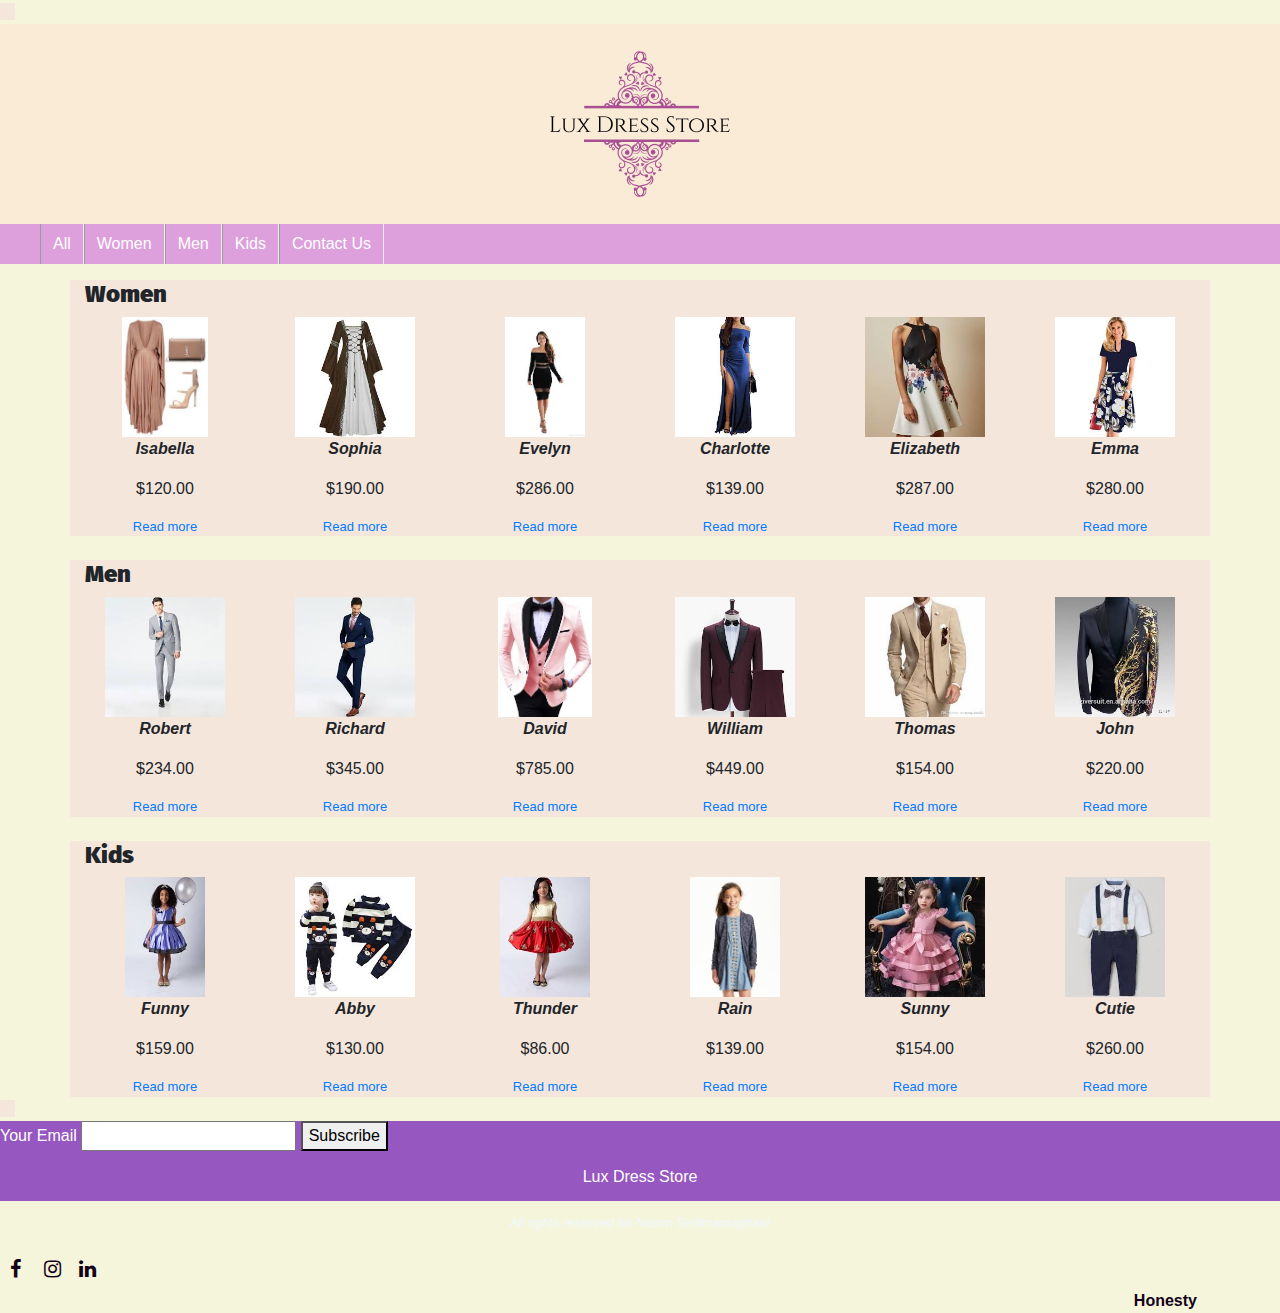
<file: index.html>
<!DOCTYPE html>
<html>
  <head>
    <meta charset="utf-8" />
    <title>WEB222 Store</title>
    <link rel="stylesheet" href="https://cdnjs.cloudflare.com/ajax/libs/font-awesome/4.7.0/css/font-awesome.min.css">
        <link rel="stylesheet" href="style.css" />
        <link rel="stylesheet" href="fonts/Fira_Sans/stylesheet.css"/>

        <link rel="stylesheet" href="https://maxcdn.bootstrapcdn.com/bootstrap/4.0.0/css/bootstrap.min.css"
          integrity="sha384-Gn5384xqQ1aoWXA+058RXPxPg6fy4IWvTNh0E263XmFcJlSAwiGgFAW/dAiS6JXm" crossorigin="anonymous">

 <script src="myData.js"></script>
        </head>
  <body style="background-color:beige;">

    <div class="container" style="display: inline;">
      <header class="nsm-header">
        <img src="images/logo.png">
      </header>
      <nav style="display: inline-content;">
        <ul>
            <li><a id="nav-all" href="#">All</a></li>
            <li><a id="nav-women" href="#">Women</a></li>
            <li><a id="nav-men" href="#">Men</a></li>
            <li><a id="nav-kids" href="#">Kids</a></li>

            <li style="text-align: right;"><a href="contact.html"
              style="text-align: right;">Contact Us</a></li>
            </ul>
      </nav>

      <div id="women_cat" class="container" >
        <h4 class="cat_font">Women</h4>
      </div>
      <br>

      <div id="men_cat" class="container">
      <h4 class="cat_font" >Men</h4>
      </div>
      <br>
      <div id="kids_cat" class="container">
        <h4 class="cat_font">Kids</h4>
      </div>
    </div>
    <!--MODAL-->

<div id="modal_item" class="modal" tabindex="-1" role="dialog">
  <div class="modal-dialog" role="document">
    <div class="modal-content">
      <div class="modal-header">
        <h5 class="modal-title">Item's description</h5>
      </div>
      <div id="modal_body" class="modal-body">
      </div>
      <div class="modal-footer">
        <button type="button" class="btn btn-secondary" data-dismiss="modal">Close</button>
      </div>
    </div>
  </div>
</div>

    <!--END MODAL-->

      <footer >
        <div >
        <form action="https://formspree.io/f/mjvpakqw" method="post">
          <label  for="email">Your Email</label>
          <input  name="Email" id="email" type="email" autocomplete="email">
          <button type="submit">Subscribe</button>
        </form>
        <div style="display: inline;">
          <p class="center"> Lux Dress Store</p>
          <p class="center" style="font-size: small;font-style: italic; color: aliceblue;"> All rights reserved for Nasim
            Seifimamaghani</p>
        <div>
          </div>

  </div style="display:block;">
  <a href="#" class="fa fa-facebook-f  social-m"></a>
  <a href="#" class="fa fa-instagram  social-m"></a>
  <a href="https://www.linkedin.com/in/nsmseifi/" class="fa fa-linkedin  social-m"></a>
  <a href="honesty.html" style="text-align: right;margin-left: 30cm; font-weight: bolder; color: rgb(20, 2, 24);">Honesty</a>

        </div>
        
      </footer>
        <script src="script.js"></script>
        <script src="https://code.jquery.com/jquery-3.2.1.slim.min.js"
          integrity="sha384-KJ3o2DKtIkvYIK3UENzmM7KCkRr/rE9/Qpg6aAZGJwFDMVNA/GpGFF93hXpG5KkN" crossorigin="anonymous"></script>
        <script src="https://cdnjs.cloudflare.com/ajax/libs/popper.js/1.12.9/umd/popper.min.js"
          integrity="sha384-ApNbgh9B+Y1QKtv3Rn7W3mgPxhU9K/ScQsAP7hUibX39j7fakFPskvXusvfa0b4Q" crossorigin="anonymous"></script>
        <script src="https://maxcdn.bootstrapcdn.com/bootstrap/4.0.0/js/bootstrap.min.js"
          integrity="sha384-JZR6Spejh4U02d8jOt6vLEHfe/JQGiRRSQQxSfFWpi1MquVdAyjUar5+76PVCmYl" crossorigin="anonymous"></script>

  </body>
</html>
</file>
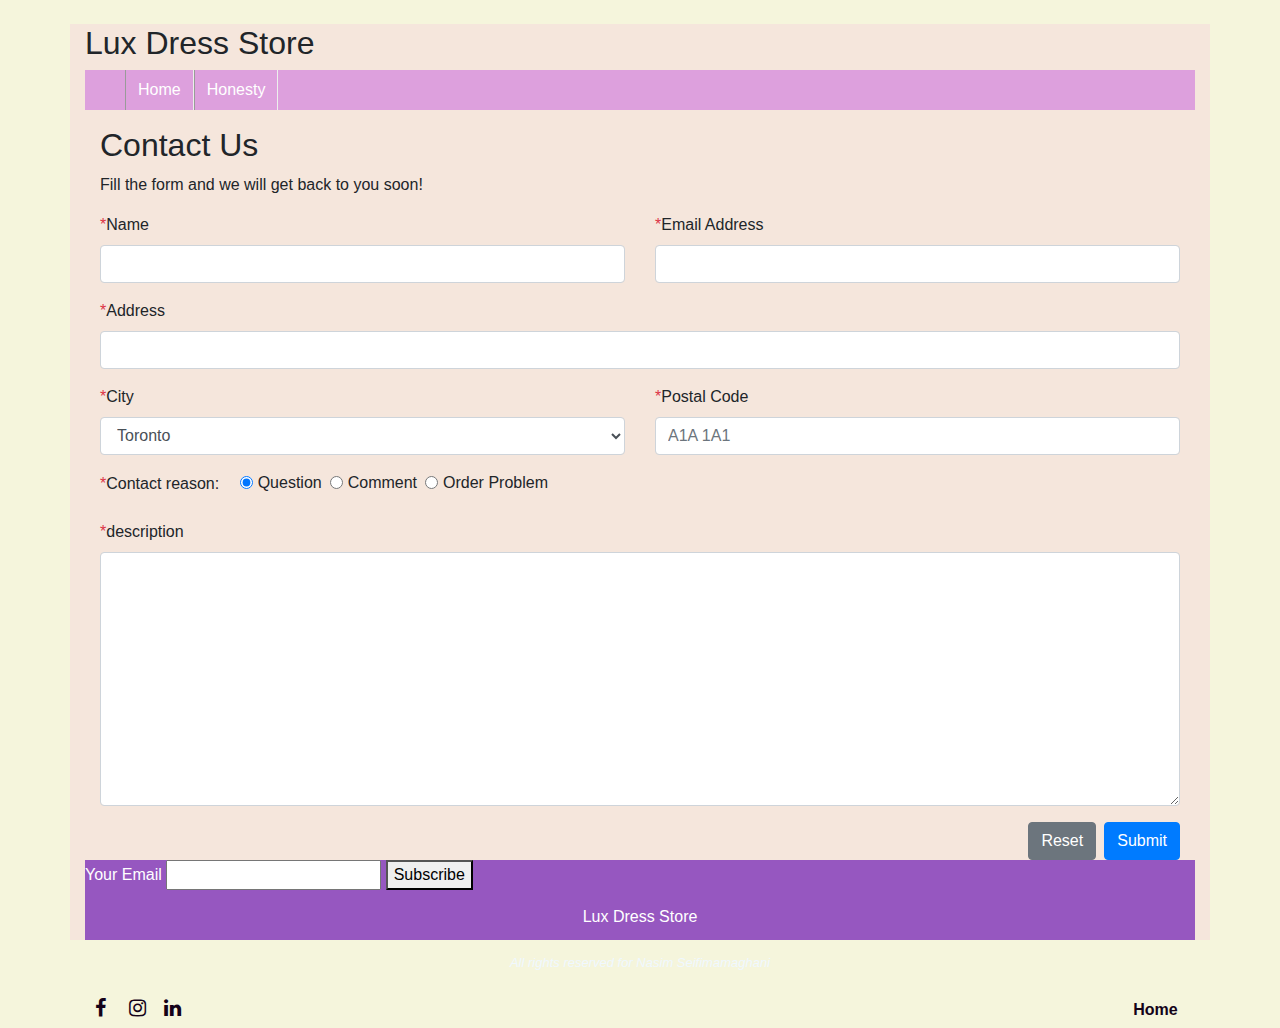
<file: contact.html>
<!DOCTYPE html>
<html>
  <head>
    <meta charset="utf-8" />
    <meta http-equiv="X-UA-Compatible" content="IE=edge" />
    <meta name="viewpoint" content="width=device-width, initial-scale=1" />
    <title>WEB222 Store</title>
    <link
      rel="stylesheet"
      href="https://cdnjs.cloudflare.com/ajax/libs/font-awesome/4.7.0/css/font-awesome.min.css"
    />
    <link rel="stylesheet" href="style.css" />
    <link
      rel="stylesheet"
      href="https://maxcdn.bootstrapcdn.com/bootstrap/4.0.0/css/bootstrap.min.css"
      integrity="sha384-Gn5384xqQ1aoWXA+058RXPxPg6fy4IWvTNh0E263XmFcJlSAwiGgFAW/dAiS6JXm"
      crossorigin="anonymous"
    />
  </head>
  <body style="background-color: beige;">
    <div class="container my-4">
      <header>
        <h2>Lux Dress Store</h2>
      </header>
      <nav>
        <ul>
          <li><a href="index.html">Home</a></li>
          <li><a href="honesty.html">Honesty</a></li>
        </ul>
      </nav>
      <div class="container">
        <h2>Contact Us</h2>
        <p class="textCotainer">
          Fill the form and we will get back to you soon!
        </p>
        <form id="contact-form" action="https://formspree.io/f/mjvpakqw" method="post">
          <fieldset>
            <!-- <legend class="control-label"> Enter your Name and Address</legend> -->
            <div class="row">
              <div class="form-group col-sm">
                <label for="name"><span class="text-danger">*</span>Name</label>
                <input
                  class="form-control"
                  name="name"
                  id="name"
                  type="text"
                  autocomplete="name"
                  tabindex="1"
                  required
                />
              </div>
              <div class="form-group col-sm">
                <label for="email"><span class="text-danger">*</span>Email Address</label>
                <input
                  class="form-control"
                  name="email"
                  id="email"
                  type="text"
                  autocomplete="email"
                  required
                  tabindex="2"
                  pattern="[a-z0-9._%+-]+@[a-z0-9.-]+\.[a-z]{2,}$"
                />
              </div>
              <div class="invalid-feedback">Enter a proper email address</div>
            </div>
            <div class="row">
              <div class="form-group col">
                <label for="address"><span class="text-danger">*</span>Address</label>
                <input
                  class="form-control"
                  name="address"
                  id="address"
                  type="text"
                  autocomplete="address-level2"
                  required
                  tabindex="3"
                />
              </div>
            </div>
            <div class="row">
              <div class="form-group col">
                <label for="city"><span class="text-danger">*</span>City</label>
                <select
                  class="form-control"
                  name="city"
                  id="city"
                  required
                  tabindex="4"
                  autocomplete="address-level2"
                >
                  <option value="toronto">Toronto</option>
                  <option value="vancouver">Vancouver</option>
                  <option value="London">London</option>
                  <option value="quebec">Quebec</option>
                </select>
              </div>
              <div class="form-group col">
                <label for="postalcode"><span class="text-danger">*</span>Postal Code</label>
                <input
                  class="form-control"
                  name="postalcode"
                  id="postalcode"
                  type="text"
                  placeholder="A1A 1A1"
                  required
                  tabindex="5"
                  autocomplete="postal-code"
                />
              </div>
            </div>
            <div class="row">
              <div class="form-group col ">
                <label class="mr-3" for="whatabout"
                  ><span class="text-danger">*</span>Contact reason:</label
                >
                <div
                  class="form-check form-check-inline"
                  name="whatabout"
                  id="whatabout"
                  required
                  tabindex="6"
                >
                  <input
                    class="form-check-input"
                    type="radio"
                    name="reason"
                    id="question"
                    tabindex="7"
                    checked
                    value="question"
                    onchange="radiochange(event)"
                  />
                  <label class="form-check-label mr-2" for="question">Question</label>
                  <input
                    class="form-check-input "
                    type="radio"
                    name="reason"
                    id="comment"
                    tabindex="8"
                    value="comment"
                    onchange="radiochange(event)"
                  />
                  <label class="form-check-label mr-2" for="comment">Comment</label>
                  <input
                    class="form-check-input"
                    type="radio"
                    name="reason"
                    id="orderpb"
                    tabindex="9"
                    value="order"
                    onchange="radiochange(event)"
                  />
                  <label class="form-check-label mr-2" for="orderpb">Order Problem</label>
                </div>
                <div class="row" id="orderDetail" style="display: none;">
                  <div class="form-group col ">
                    <label for="orderno">Order Number:</label>
                    <input
                      class="form-control"
                      type="text"
                      name="orderno"
                      id="orderno"
                      tabindex="10"
                    />
                  </div>
                </div>
              </div>
            </div>

            <div class="row">
              <div class="form-group col">
                <label for="description"><span class="text-danger">*</span>description</label>
                <textarea
                  name="description"
                  id="description"
                  rows="10"
                  class="form-control"
                  tabindex="10"
                  required
                ></textarea>
              </div>
            </div>
          </fieldset>
          <input type="hidden" id="nsm" name="nsm" value="Nasim Seifimamaghani">
          <div class="d-flex flex-row-reverse">
            <input type="submit" class="btn btn-primary" value="Submit" id="submit" tabindex="12" />
            <input
              type="reset"
              class="btn btn-secondary mr-2"
              value="Reset"
              id="reset"
              tabindex="11"
            />
          </div>
        </form>
      </div>
      <footer>
        <form action="https://formspree.io/f/mjvpakqw" method="post">
          <label for="email">Your Email</label>
          <input name="Email" id="email" type="email" autocomplete="email" />
          <button type="submit">Subscribe</button>
        </form>

        <div style="display: inline;">
          <p class="center">Lux Dress Store</p>
          <p class="center" style="font-size: small;font-style: italic; color: aliceblue;">
            All rights reserved for Nasim Seifimamaghani
          </p>
          <div></div>
          <a href="#" class="fa fa-facebook-f  social-m"></a>
          <a href="#" class="fa fa-instagram  social-m"></a>
          <a href="https://www.linkedin.com/in/nsmseifi/" class="fa fa-linkedin  social-m"></a>
          <a
            href="index.html"
            style="text-align: right; margin-left: 25cm; font-weight: bolder; color: rgb(20, 2, 24);"
            >Home</a
          >
        </div>
      </footer>
    </div>

    <script src="script.js"></script>
    <script
      src="https://code.jquery.com/jquery-3.2.1.slim.min.js"
      integrity="sha384-KJ3o2DKtIkvYIK3UENzmM7KCkRr/rE9/Qpg6aAZGJwFDMVNA/GpGFF93hXpG5KkN"
      crossorigin="anonymous"
    ></script>
    <script
      src="https://cdnjs.cloudflare.com/ajax/libs/popper.js/1.12.9/umd/popper.min.js"
      integrity="sha384-ApNbgh9B+Y1QKtv3Rn7W3mgPxhU9K/ScQsAP7hUibX39j7fakFPskvXusvfa0b4Q"
      crossorigin="anonymous"
    ></script>
    <script
      src="https://maxcdn.bootstrapcdn.com/bootstrap/4.0.0/js/bootstrap.min.js"
      integrity="sha384-JZR6Spejh4U02d8jOt6vLEHfe/JQGiRRSQQxSfFWpi1MquVdAyjUar5+76PVCmYl"
      crossorigin="anonymous"
    ></script>
  </body>
</html>
</file>
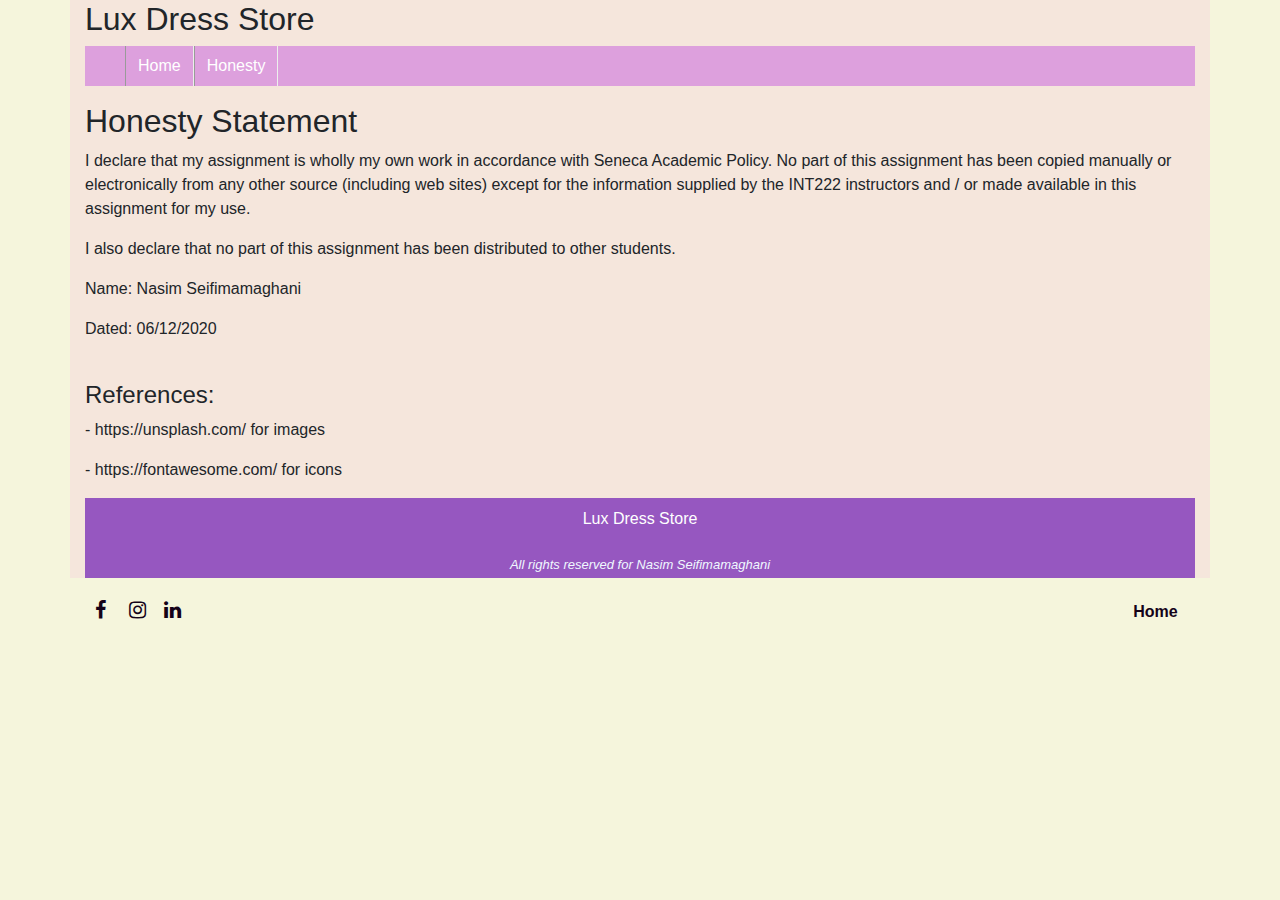
<file: honesty.html>
<!DOCTYPE html>
<html>
  <head>
    <meta charset="utf-8" />
    <title>WEB222 Store</title>
    <link
      rel="stylesheet"
      href="https://cdnjs.cloudflare.com/ajax/libs/font-awesome/4.7.0/css/font-awesome.min.css"
    />
    <link rel="stylesheet" href="style.css" />
    <link
      rel="stylesheet"
      href="https://maxcdn.bootstrapcdn.com/bootstrap/4.0.0/css/bootstrap.min.css"
      integrity="sha384-Gn5384xqQ1aoWXA+058RXPxPg6fy4IWvTNh0E263XmFcJlSAwiGgFAW/dAiS6JXm"
      crossorigin="anonymous"
    />
    <script src="myData.js"></script>
  </head>
  <body style="background-color: beige;">
    <div class="container">
      <header>
        <h2>Lux Dress Store</h2>
      </header>
      <nav>
        <ul>
          <li><a href="index.html">Home</a></li>
          <li><a href="honesty.html">Honesty</a></li>
        </ul>
      </nav>

      <section class="main">
        <h2>Honesty Statement</h2>
        <p class="textCotainer">
          I declare that my assignment is wholly my own work in accordance with Seneca Academic
          Policy. No part of this assignment has been copied manually or electronically from any
          other source (including web sites) except for the information supplied by the INT222
          instructors and / or made available in this assignment for my use.
        </p>

        <p class="textCotainer">
          I also declare that no part of this assignment has been distributed to other students.
        </p>

        <p>Name: Nasim Seifimamaghani</p>

        <p>Dated: 06/12/2020</p>
        <br />
        <h4>References:</h4>
        <p>- https://unsplash.com/ for images</p>
        <p>- https://fontawesome.com/ for icons</p>
      </section>
      <footer>
        <div style="display: inline;">
          <p class="center">Lux Dress Store</p>
          <p class="center" style="font-size: small;font-style: italic; color: aliceblue;">
            All rights reserved for Nasim Seifimamaghani
          </p>
          <div></div>
          <a href="#" class="fa fa-facebook-f  social-m"></a>
          <a href="#" class="fa fa-instagram  social-m"></a>
          <a href="https://www.linkedin.com/in/nsmseifi/" class="fa fa-linkedin  social-m"></a>
          <a
            href="index.html"
            style="text-align: right; margin-left: 25cm; font-weight: bolder; color: rgb(20, 2, 24);"
            >Home</a
          >
        </div>
      </footer>
    </div>
  </body>
</html>
</file>
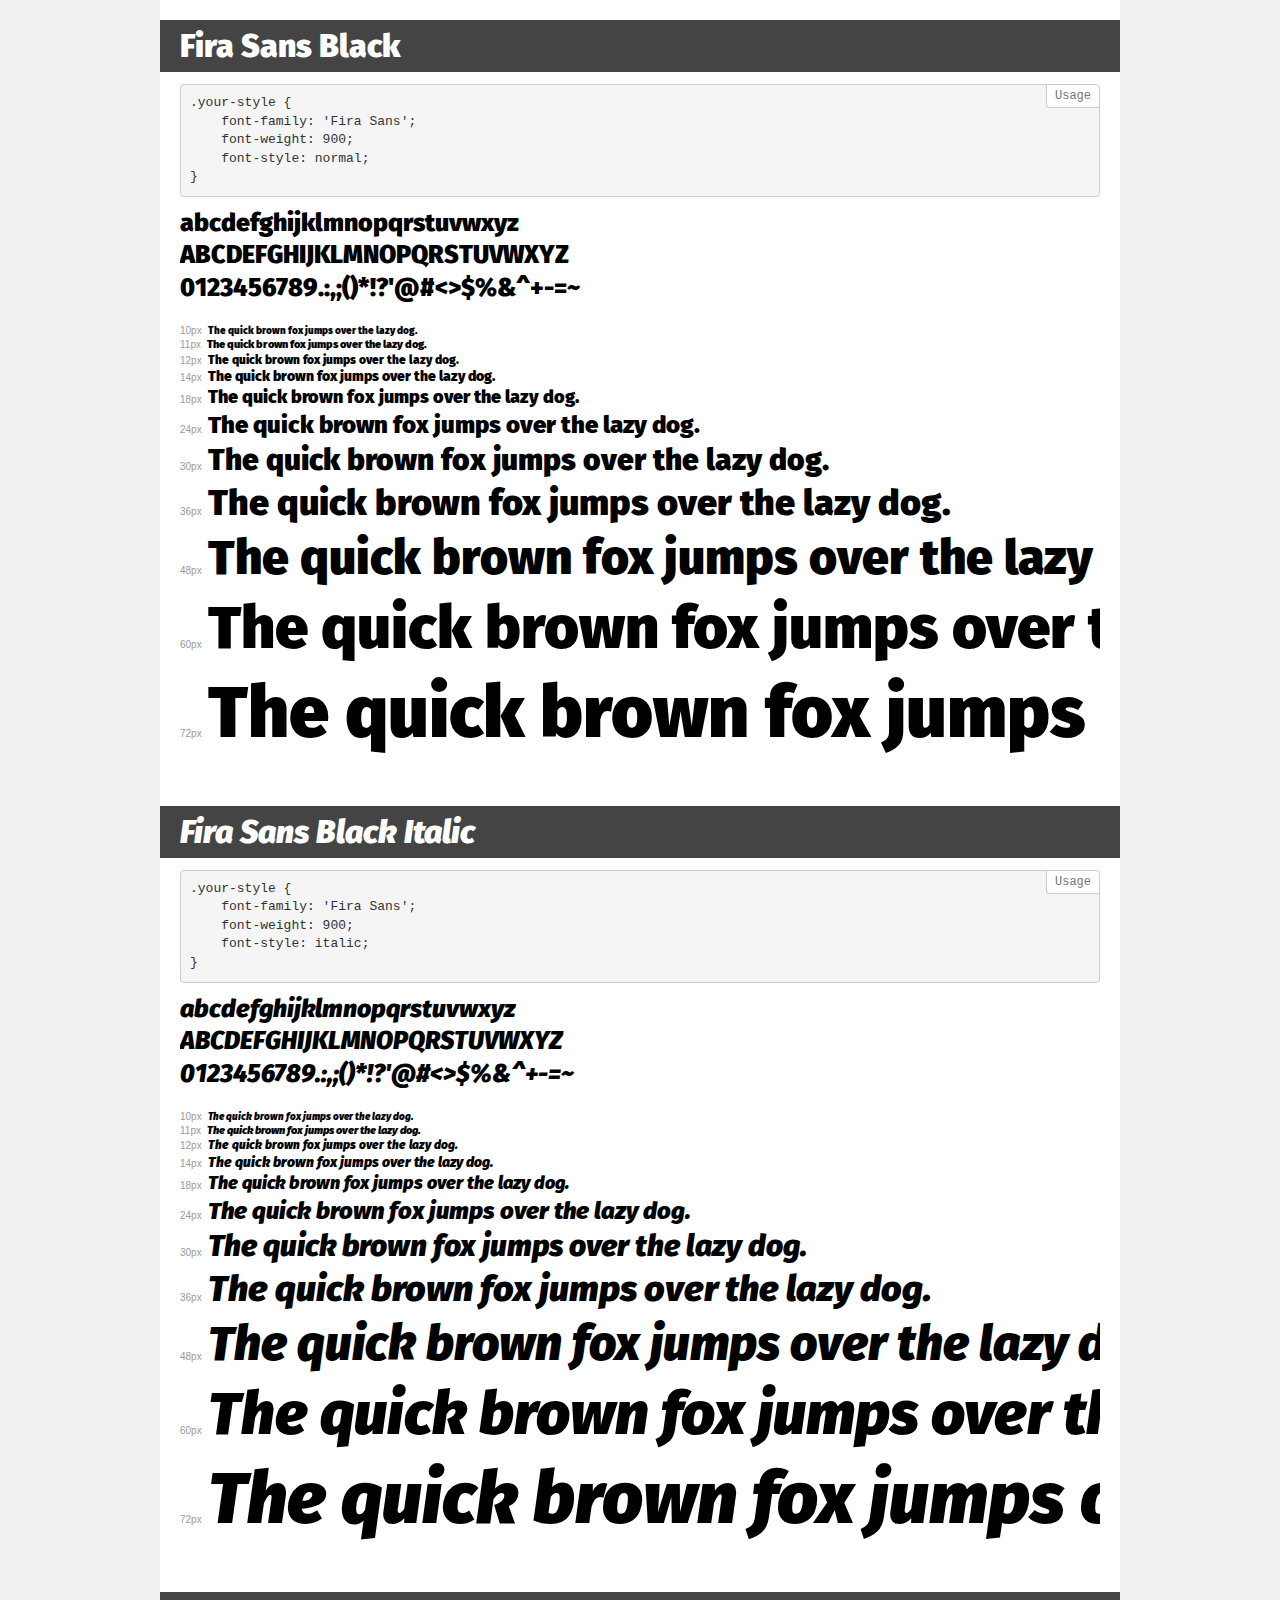
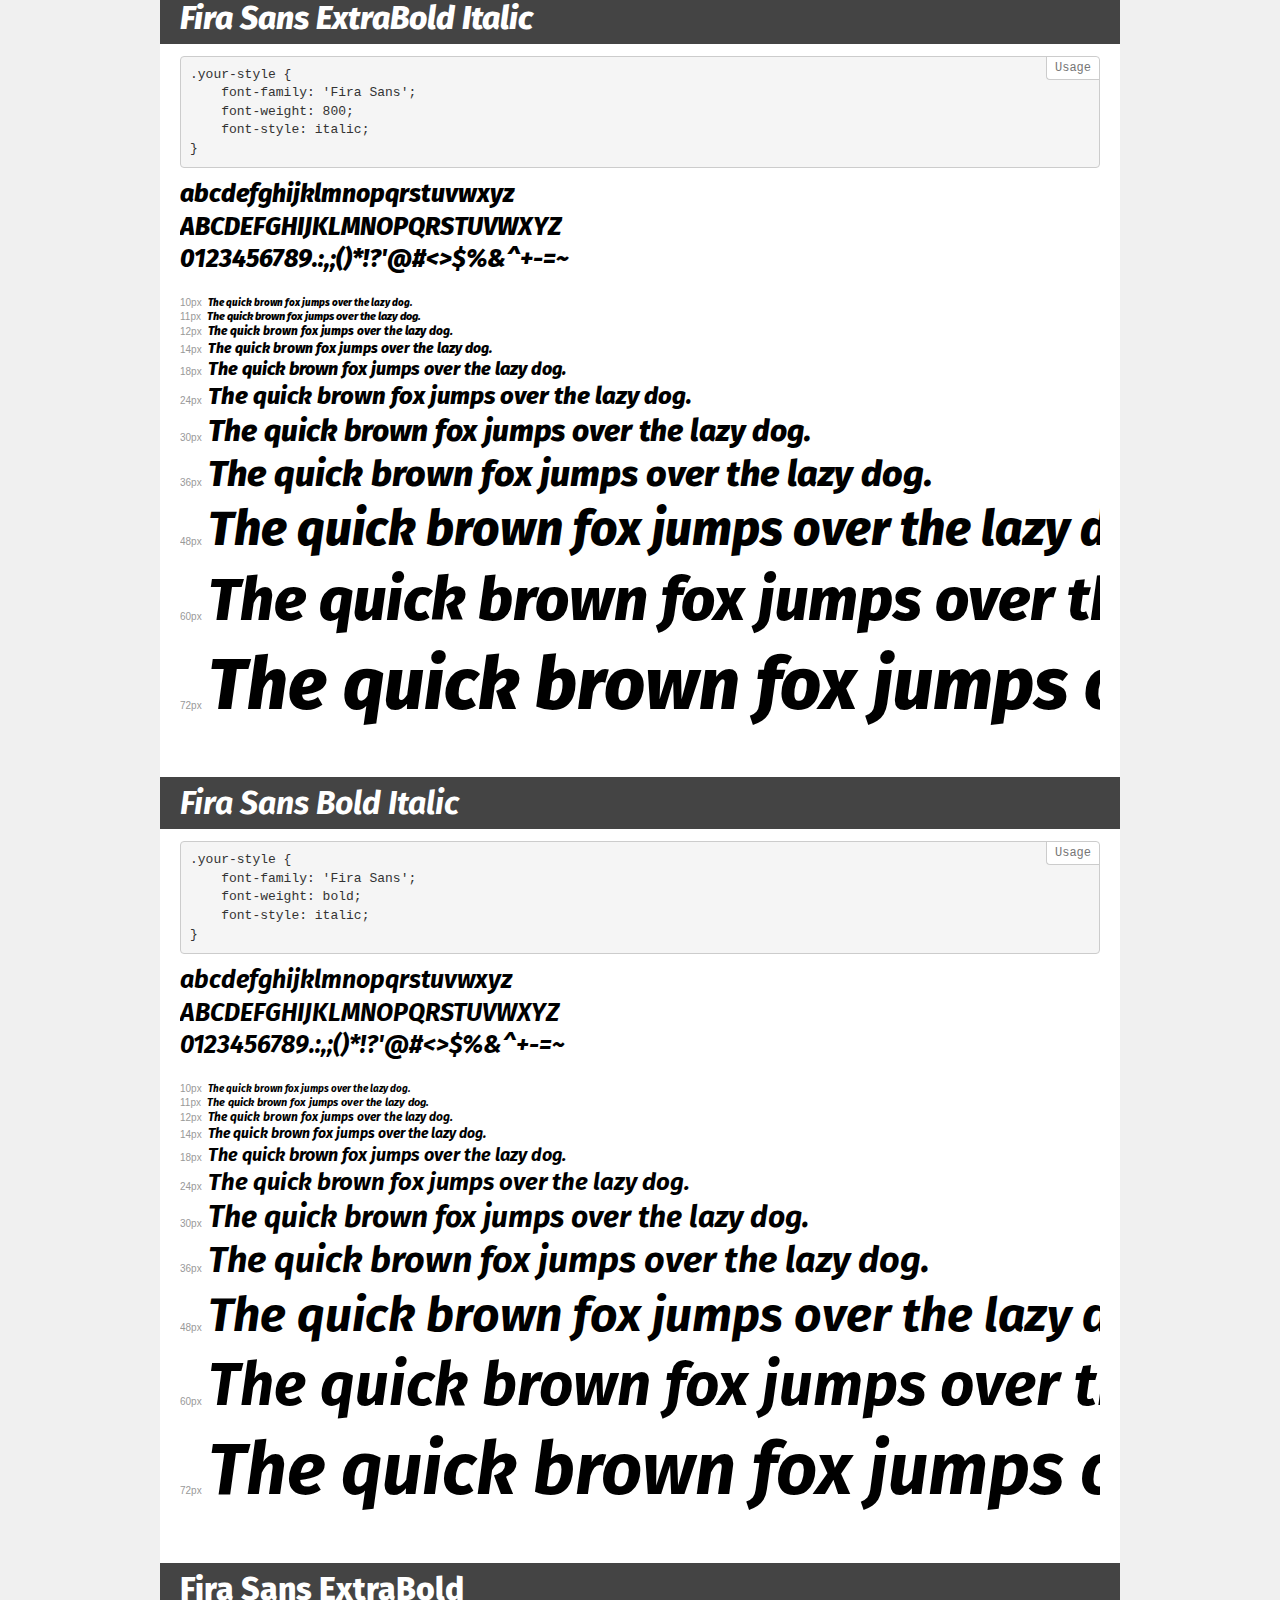
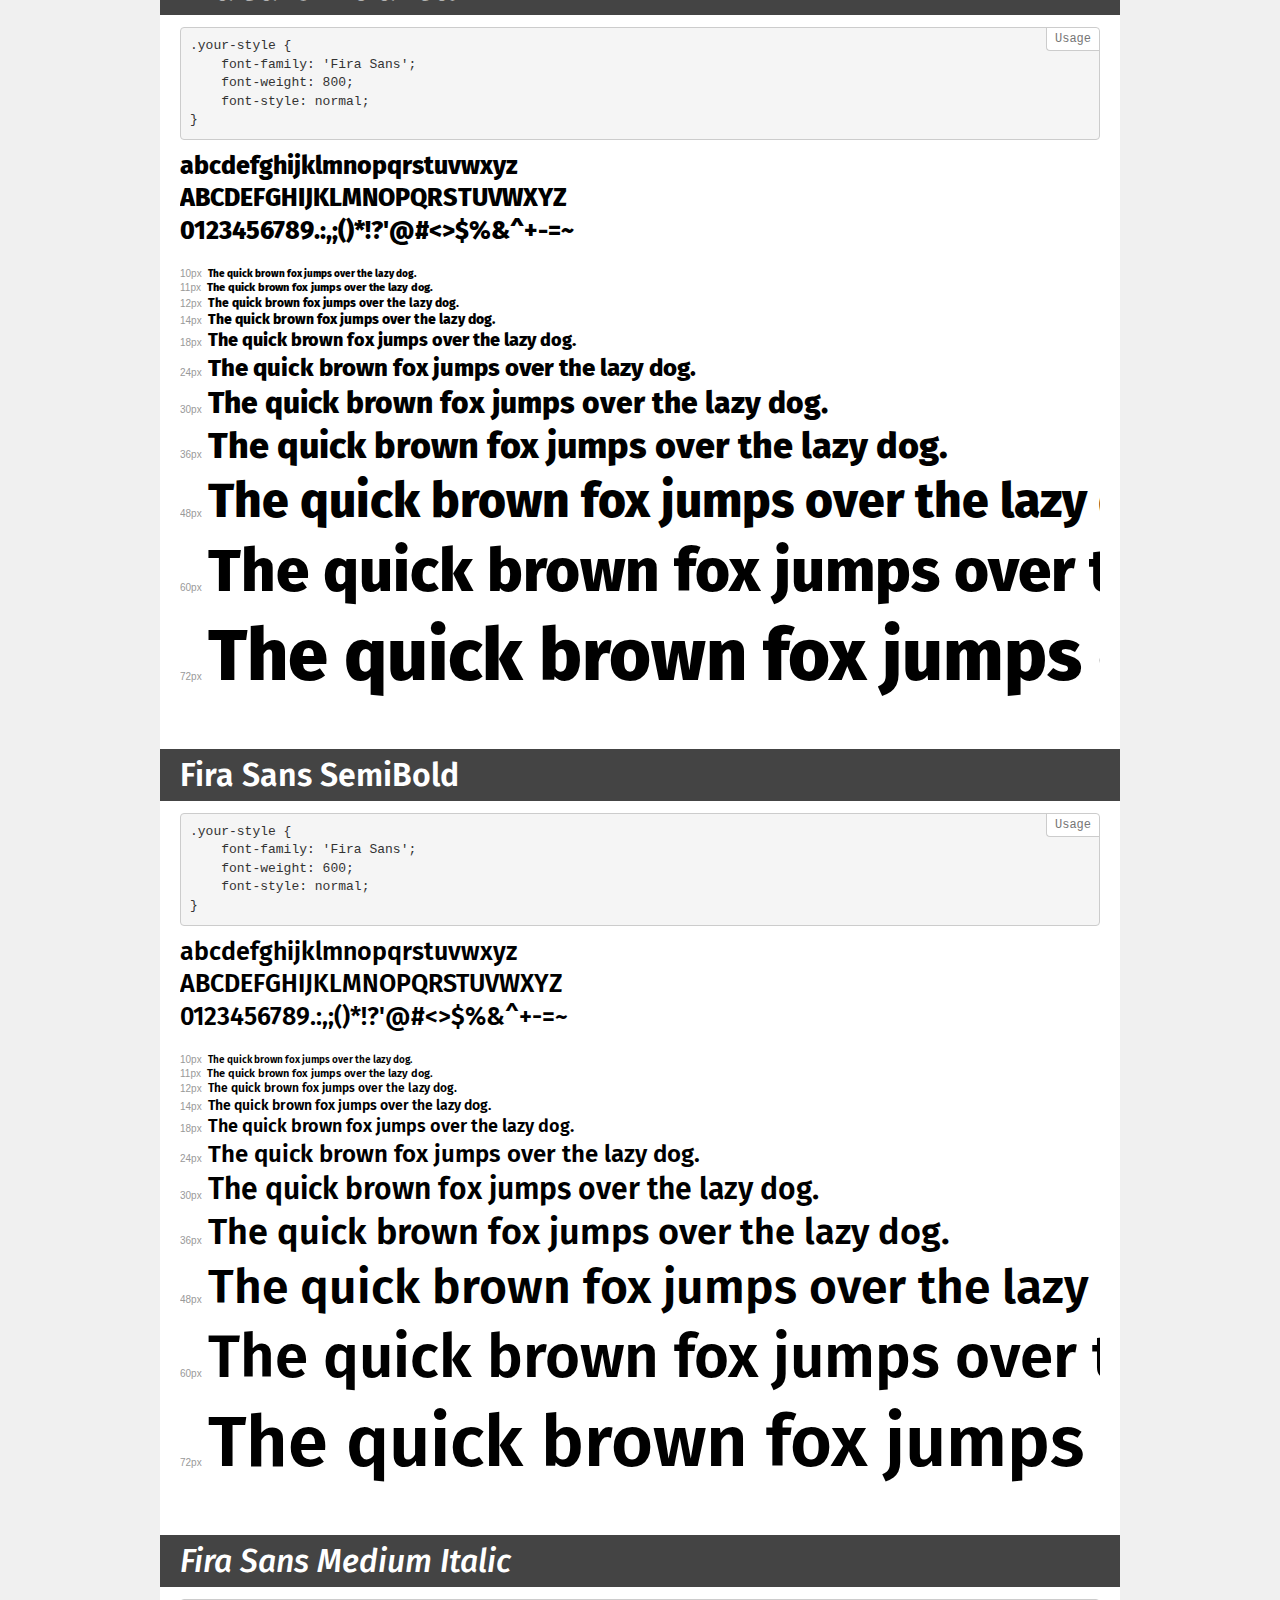
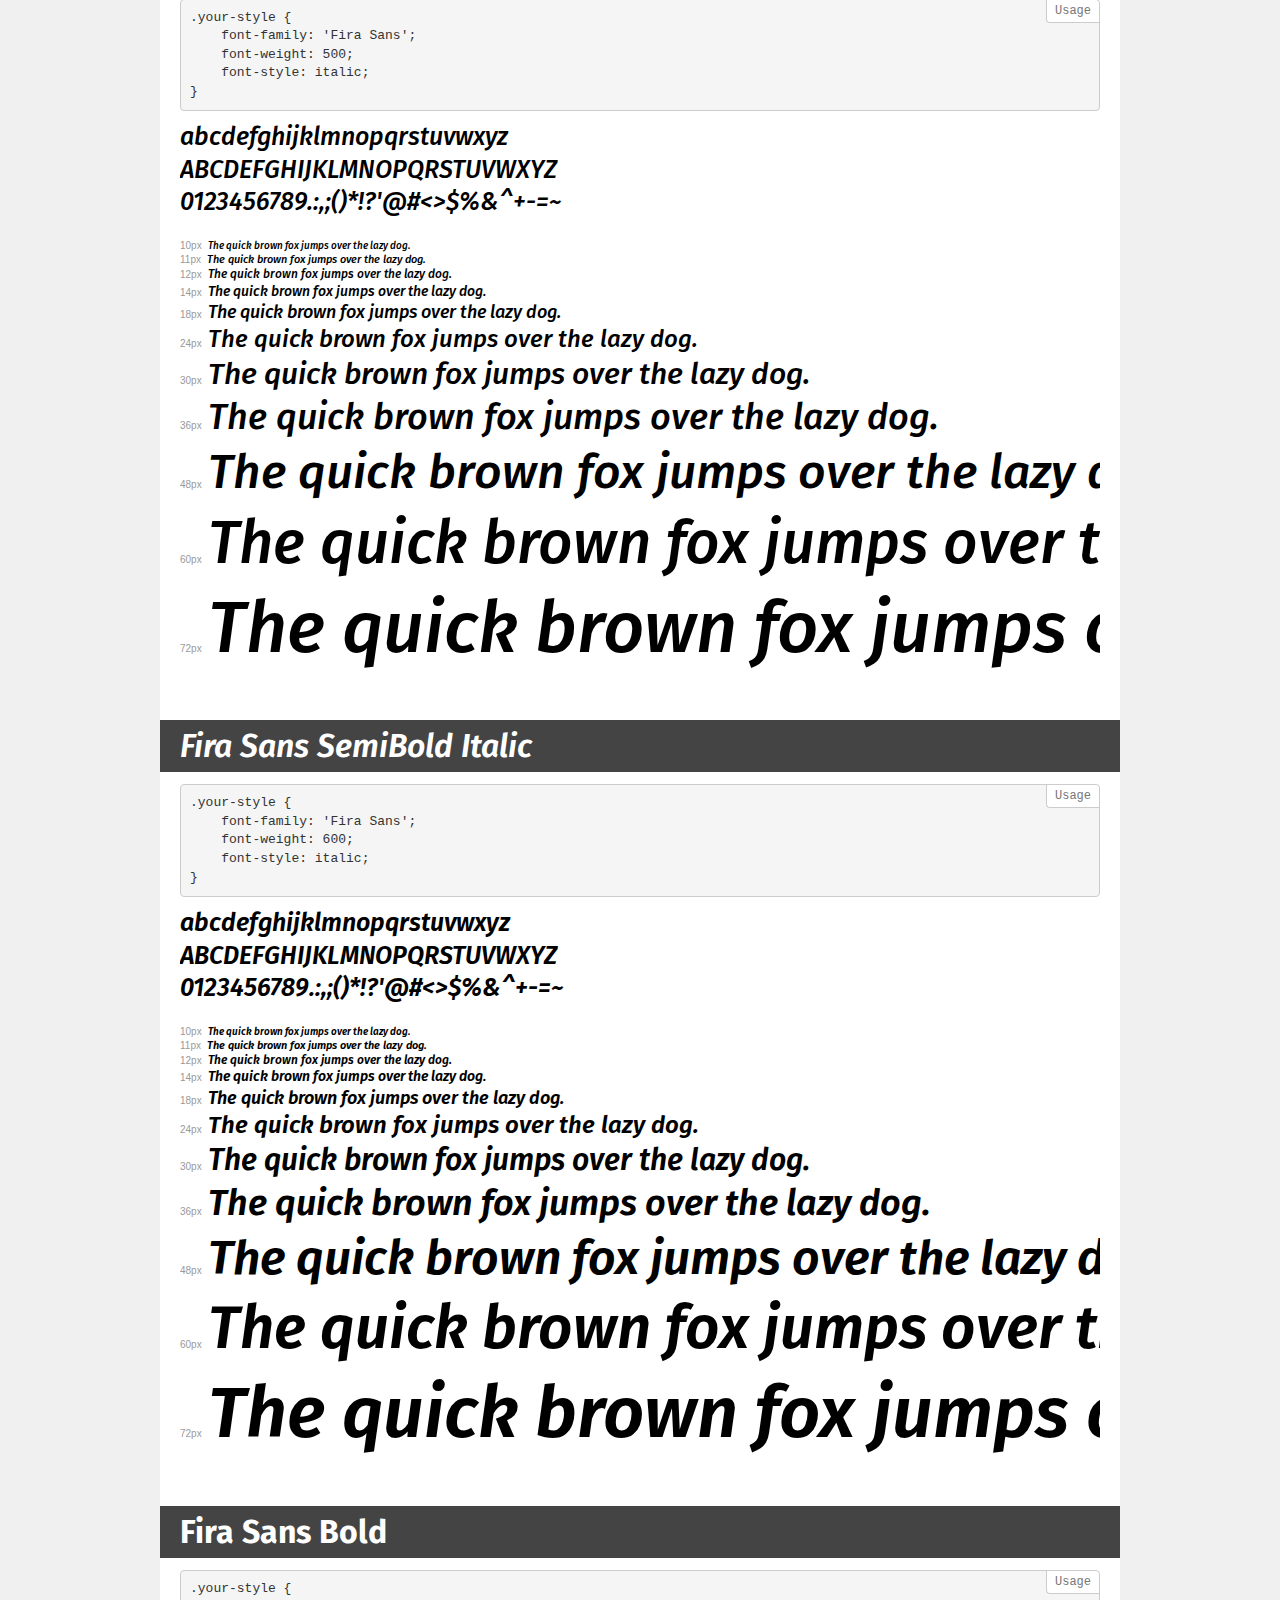
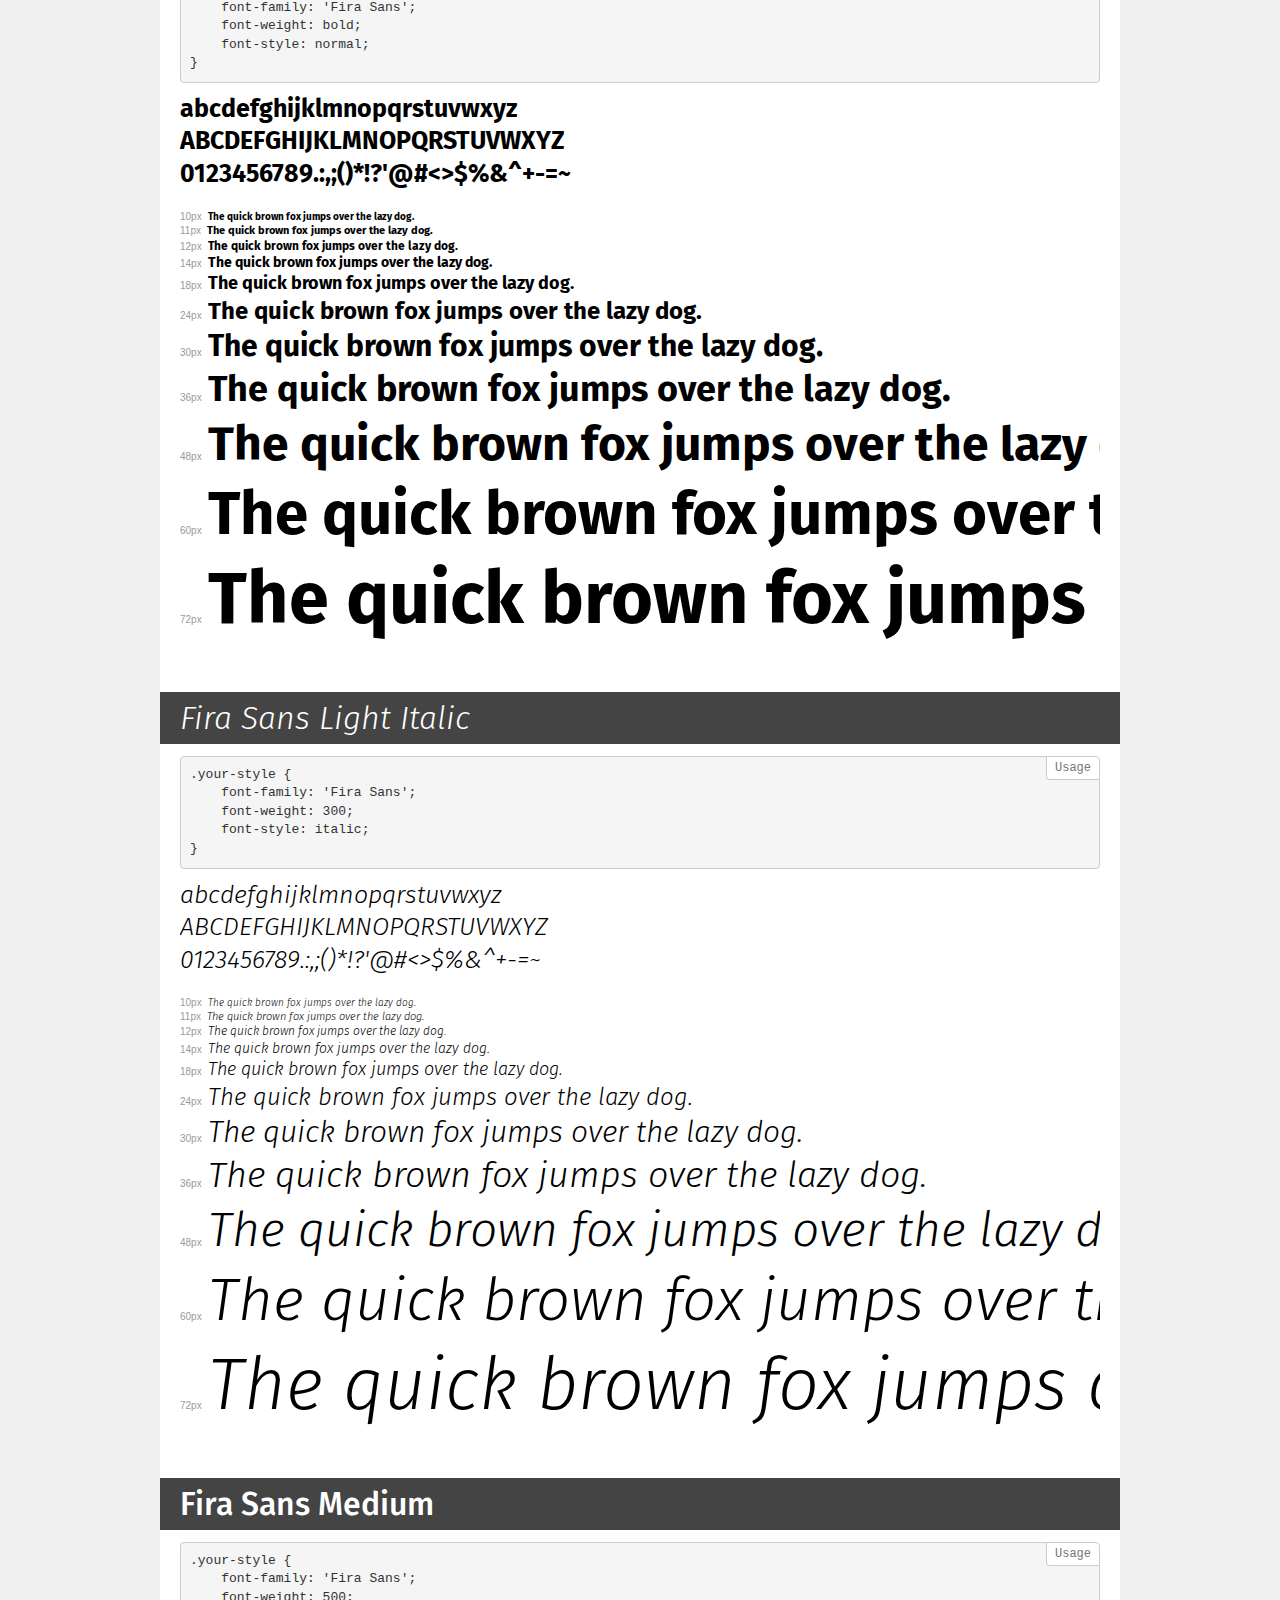
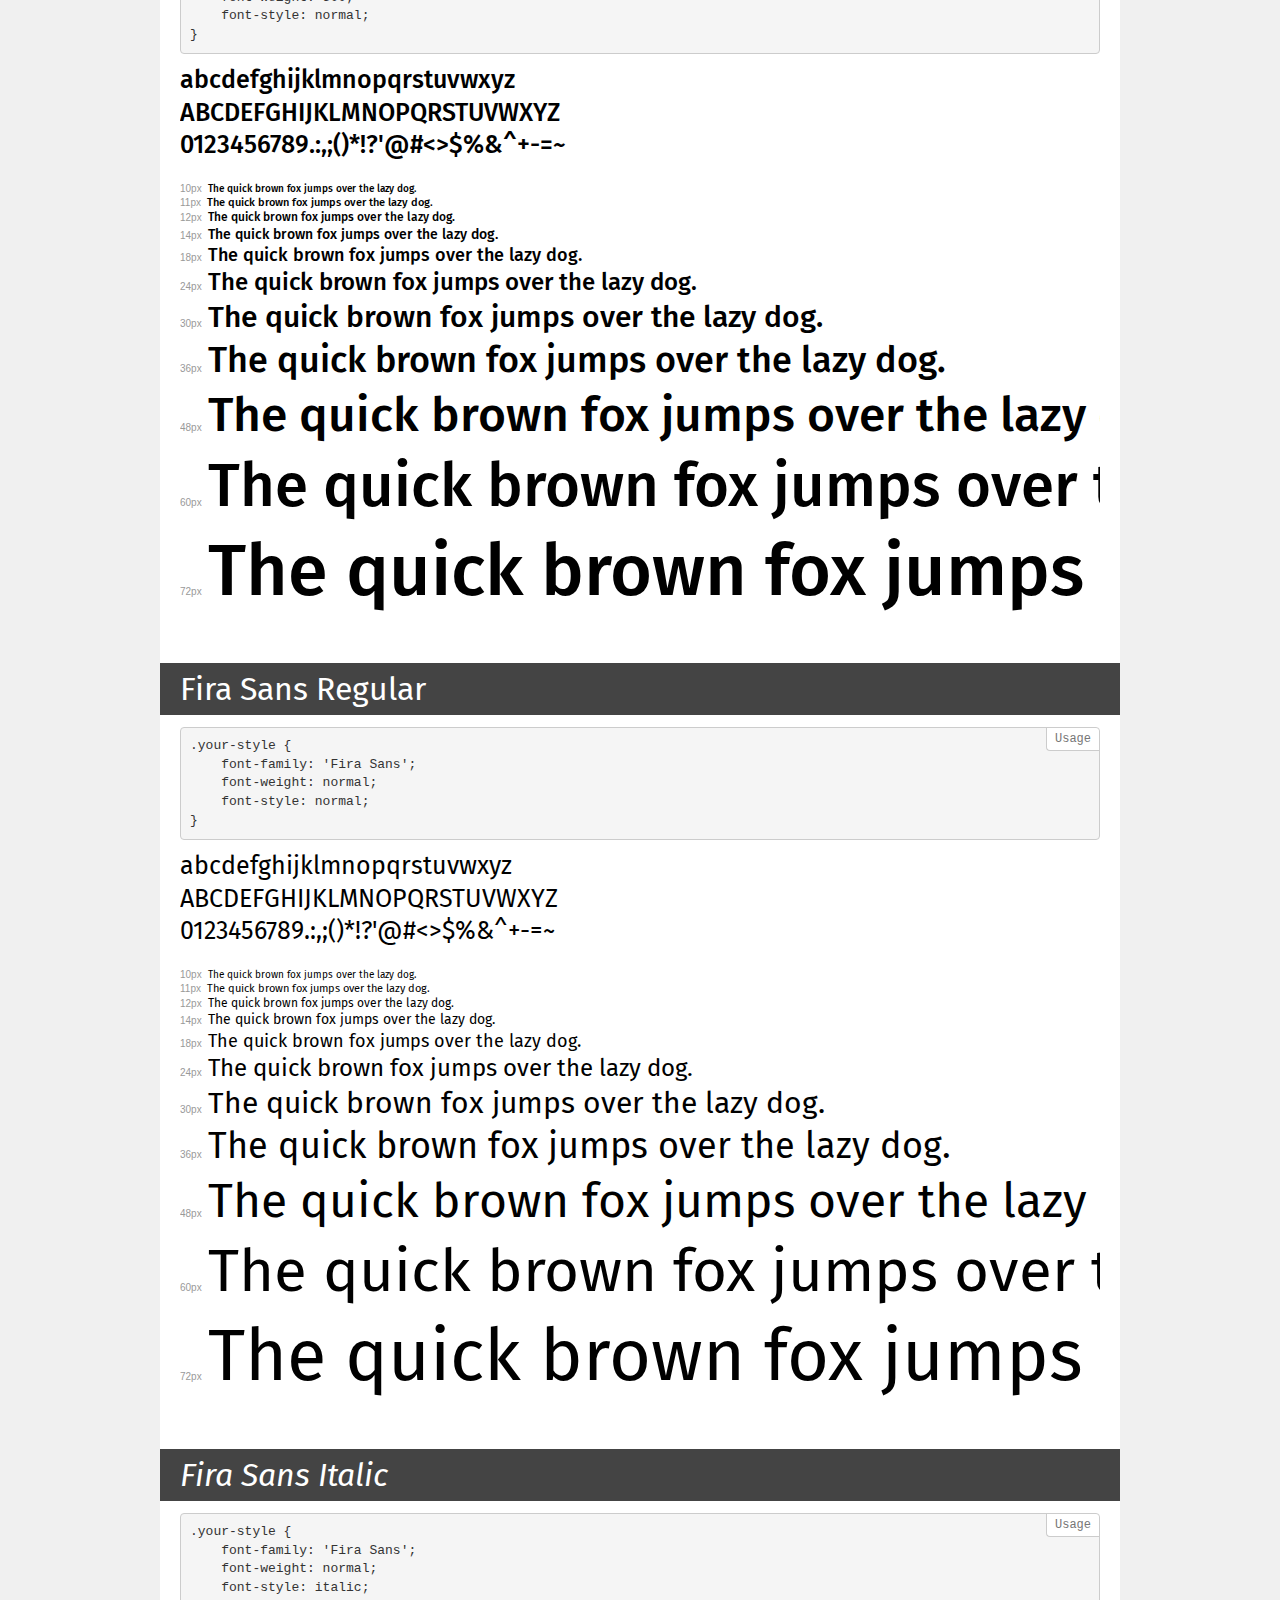
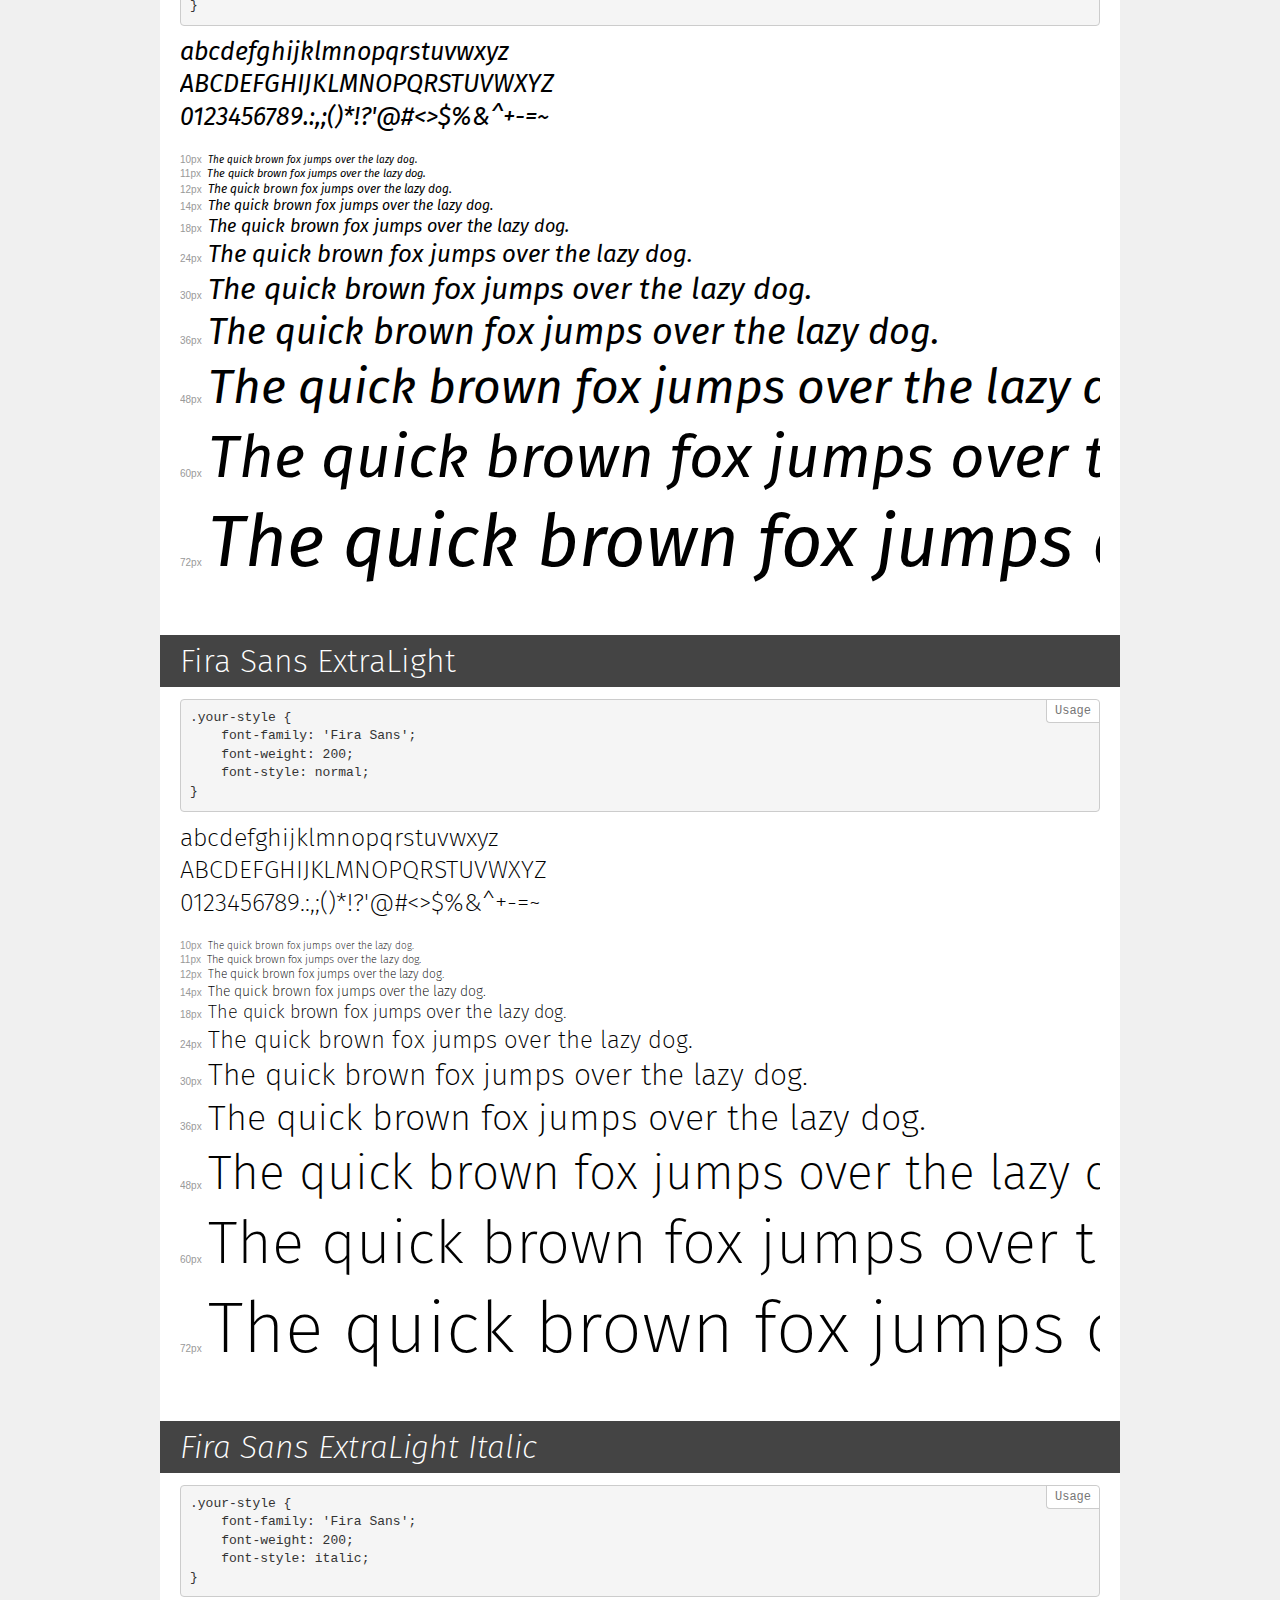
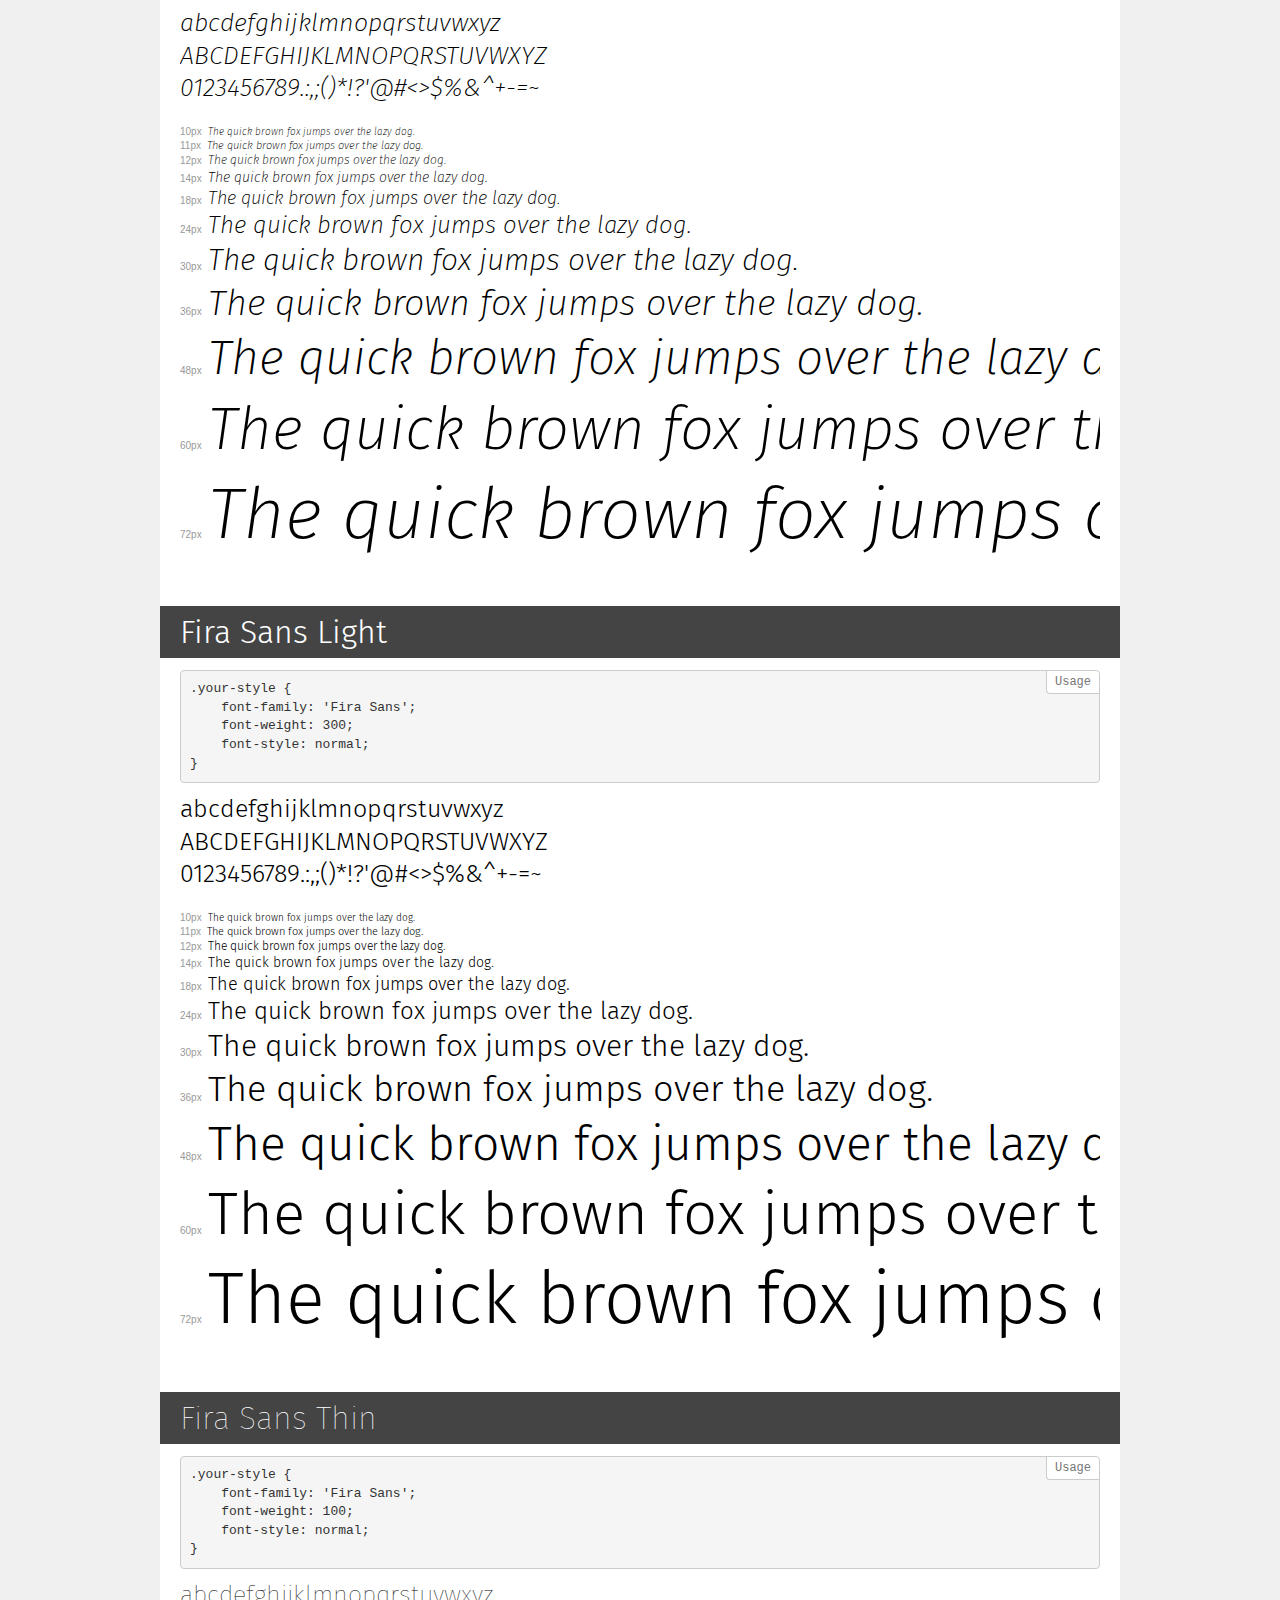
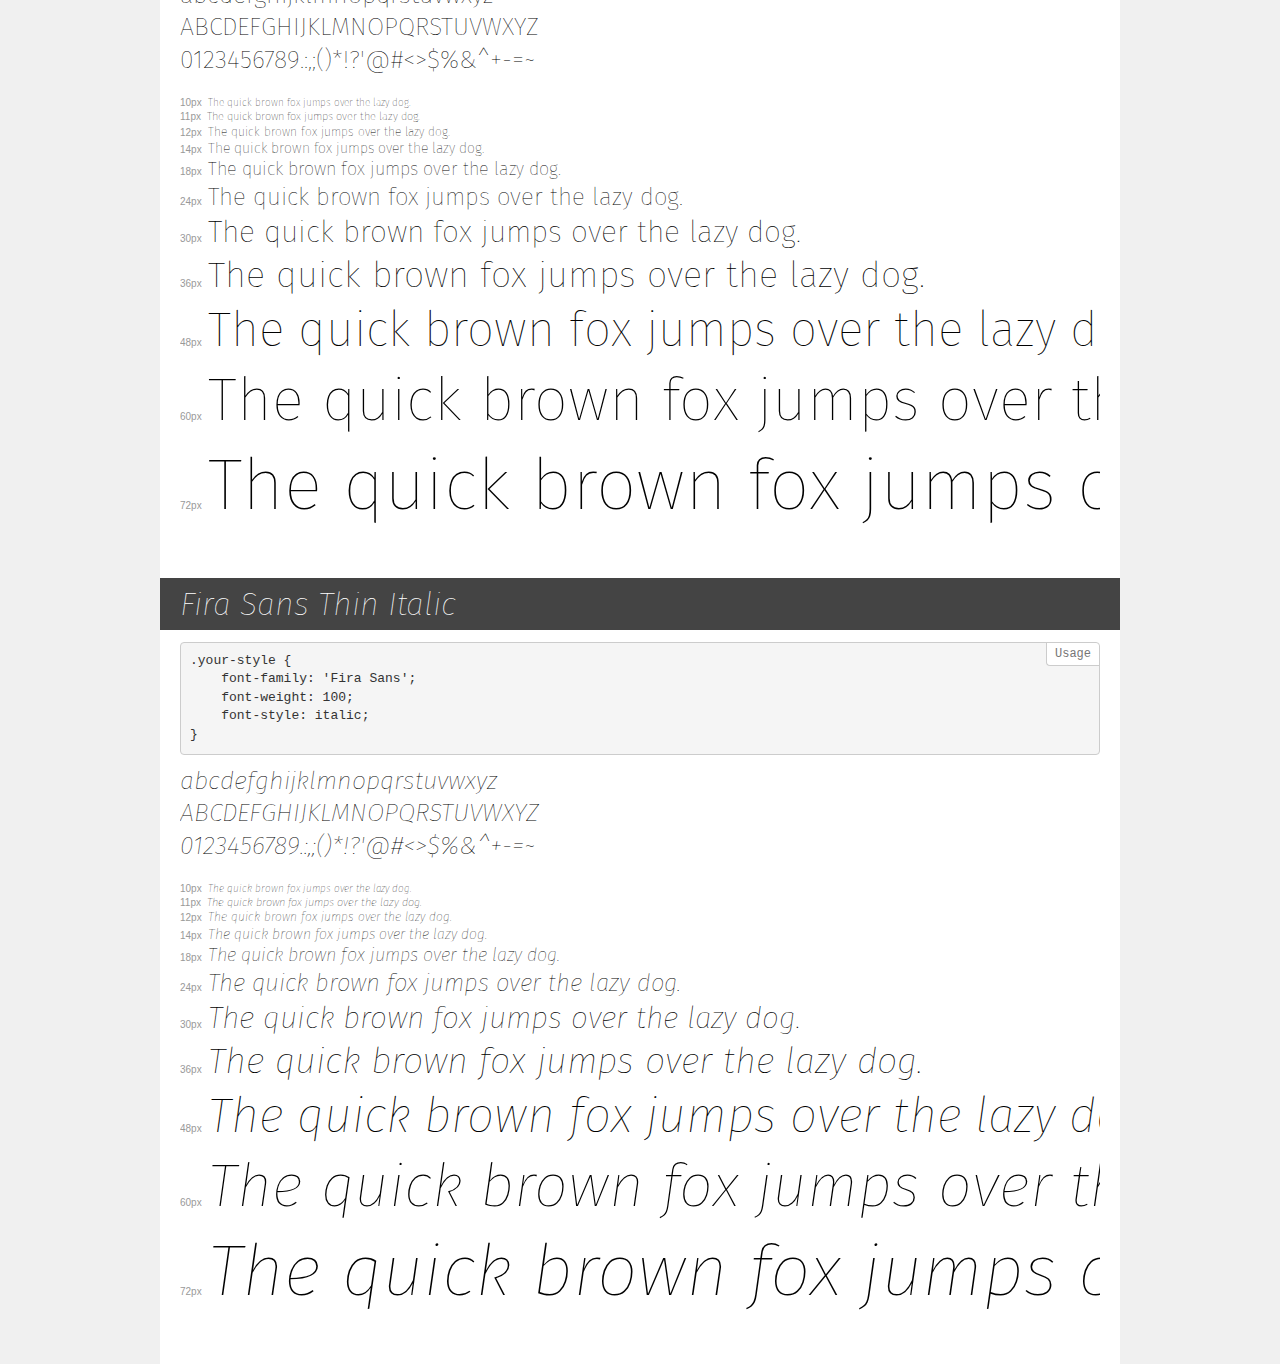
<file: fonts/Fira_Sans/demo.html>
<!DOCTYPE html>
<html lang="en">
  <head>
    <meta charset="utf-8" />
    <meta http-equiv="X-UA-Compatible" content="IE=edge" />
    <meta name="viewport" content="width=device-width, initial-scale=1" />
    <meta name="robots" content="noindex, noarchive" />
    <meta name="format-detection" content="telephone=no" />
    <title>Transfonter demo</title>
    <link href="stylesheet.css" rel="stylesheet" />
    <style>
      /*
        http://meyerweb.com/eric/tools/css/reset/
        v2.0 | 20110126
        License: none (public domain)
        */
      html,
      body,
      div,
      span,
      applet,
      object,
      iframe,
      h1,
      h2,
      h3,
      h4,
      h5,
      h6,
      p,
      blockquote,
      pre,
      a,
      abbr,
      acronym,
      address,
      big,
      cite,
      code,
      del,
      dfn,
      em,
      img,
      ins,
      kbd,
      q,
      s,
      samp,
      small,
      strike,
      strong,
      sub,
      sup,
      tt,
      var,
      b,
      u,
      i,
      center,
      dl,
      dt,
      dd,
      ol,
      ul,
      li,
      fieldset,
      form,
      label,
      legend,
      table,
      caption,
      tbody,
      tfoot,
      thead,
      tr,
      th,
      td,
      article,
      aside,
      canvas,
      details,
      embed,
      figure,
      figcaption,
      footer,
      header,
      hgroup,
      menu,
      nav,
      output,
      ruby,
      section,
      summary,
      time,
      mark,
      audio,
      video {
        margin: 0;
        padding: 0;
        border: 0;
        font-size: 100%;
        font: inherit;
        vertical-align: baseline;
      }
      /* HTML5 display-role reset for older browsers */
      article,
      aside,
      details,
      figcaption,
      figure,
      footer,
      header,
      hgroup,
      menu,
      nav,
      section {
        display: block;
      }
      body {
        line-height: 1;
      }
      ol,
      ul {
        list-style: none;
      }
      blockquote,
      q {
        quotes: none;
      }
      blockquote:before,
      blockquote:after,
      q:before,
      q:after {
        content: '';
        content: none;
      }
      table {
        border-collapse: collapse;
        border-spacing: 0;
      }
      /* demo styles */
      body {
        background: #f0f0f0;
        color: #000;
      }
      .page {
        background: #fff;
        width: 920px;
        margin: 0 auto;
        padding: 20px 20px 0 20px;
        overflow: hidden;
      }
      .font-container {
        overflow-x: auto;
        overflow-y: hidden;
        margin-bottom: 40px;
        line-height: 1.3;
        white-space: nowrap;
        padding-bottom: 5px;
      }
      h1 {
        position: relative;
        background: #444;
        font-size: 32px;
        color: #fff;
        padding: 10px 20px;
        margin: 0 -20px 12px -20px;
      }
      .letters {
        font-size: 25px;
        margin-bottom: 20px;
      }
      .s10:before {
        content: '10px';
      }
      .s11:before {
        content: '11px';
      }
      .s12:before {
        content: '12px';
      }
      .s14:before {
        content: '14px';
      }
      .s18:before {
        content: '18px';
      }
      .s24:before {
        content: '24px';
      }
      .s30:before {
        content: '30px';
      }
      .s36:before {
        content: '36px';
      }
      .s48:before {
        content: '48px';
      }
      .s60:before {
        content: '60px';
      }
      .s72:before {
        content: '72px';
      }
      .s10:before,
      .s11:before,
      .s12:before,
      .s14:before,
      .s18:before,
      .s24:before,
      .s30:before,
      .s36:before,
      .s48:before,
      .s60:before,
      .s72:before {
        font-family: Arial, sans-serif;
        font-size: 10px;
        font-weight: normal;
        font-style: normal;
        color: #999;
        padding-right: 6px;
      }
      pre {
        display: block;
        position: relative;
        padding: 9px;
        margin: 0 0 10px;
        font-family: Monaco, Menlo, Consolas, 'Courier New', monospace;
        font-size: 13px;
        line-height: 1.428571429;
        color: #333;
        font-weight: normal;
        font-style: normal;
        background-color: #f5f5f5;
        border: 1px solid #ccc;
        overflow-x: auto;
        border-radius: 4px;
      }
      pre:after {
        display: block;
        position: absolute;
        right: 0;
        top: 0;
        content: 'Usage';
        line-height: 1;
        padding: 5px 8px;
        font-size: 12px;
        color: #767676;
        background-color: #fff;
        border: 1px solid #ccc;
        border-right: none;
        border-top: none;
        border-radius: 0 4px 0 4px;
        z-index: 10;
      }
      /* responsive */
      @media (max-width: 959px) {
        .page {
          width: auto;
          margin: 0;
        }
      }
    </style>
  </head>
  <body>
    <div class="page">
      <div class="demo">
        <h1 style="font-family: 'Fira Sans'; font-weight: 900; font-style: normal;">
          Fira Sans Black
        </h1>
        <pre>
.your-style {
    font-family: 'Fira Sans';
    font-weight: 900;
    font-style: normal;
}</pre
        >
        <div
          class="font-container"
          style="font-family: 'Fira Sans'; font-weight: 900; font-style: normal;"
        >
          <p class="letters">
            abcdefghijklmnopqrstuvwxyz<br />
            ABCDEFGHIJKLMNOPQRSTUVWXYZ<br />
            0123456789.:,;()*!?'@#<>$%&^+-=~
          </p>
          <p class="s10" style="font-size: 10px;">The quick brown fox jumps over the lazy dog.</p>
          <p class="s11" style="font-size: 11px;">The quick brown fox jumps over the lazy dog.</p>
          <p class="s12" style="font-size: 12px;">The quick brown fox jumps over the lazy dog.</p>
          <p class="s14" style="font-size: 14px;">The quick brown fox jumps over the lazy dog.</p>
          <p class="s18" style="font-size: 18px;">The quick brown fox jumps over the lazy dog.</p>
          <p class="s24" style="font-size: 24px;">The quick brown fox jumps over the lazy dog.</p>
          <p class="s30" style="font-size: 30px;">The quick brown fox jumps over the lazy dog.</p>
          <p class="s36" style="font-size: 36px;">The quick brown fox jumps over the lazy dog.</p>
          <p class="s48" style="font-size: 48px;">The quick brown fox jumps over the lazy dog.</p>
          <p class="s60" style="font-size: 60px;">The quick brown fox jumps over the lazy dog.</p>
          <p class="s72" style="font-size: 72px;">The quick brown fox jumps over the lazy dog.</p>
        </div>
      </div>
      <div class="demo">
        <h1 style="font-family: 'Fira Sans'; font-weight: 900; font-style: italic;">
          Fira Sans Black Italic
        </h1>
        <pre>
.your-style {
    font-family: 'Fira Sans';
    font-weight: 900;
    font-style: italic;
}</pre
        >
        <div
          class="font-container"
          style="font-family: 'Fira Sans'; font-weight: 900; font-style: italic;"
        >
          <p class="letters">
            abcdefghijklmnopqrstuvwxyz<br />
            ABCDEFGHIJKLMNOPQRSTUVWXYZ<br />
            0123456789.:,;()*!?'@#<>$%&^+-=~
          </p>
          <p class="s10" style="font-size: 10px;">The quick brown fox jumps over the lazy dog.</p>
          <p class="s11" style="font-size: 11px;">The quick brown fox jumps over the lazy dog.</p>
          <p class="s12" style="font-size: 12px;">The quick brown fox jumps over the lazy dog.</p>
          <p class="s14" style="font-size: 14px;">The quick brown fox jumps over the lazy dog.</p>
          <p class="s18" style="font-size: 18px;">The quick brown fox jumps over the lazy dog.</p>
          <p class="s24" style="font-size: 24px;">The quick brown fox jumps over the lazy dog.</p>
          <p class="s30" style="font-size: 30px;">The quick brown fox jumps over the lazy dog.</p>
          <p class="s36" style="font-size: 36px;">The quick brown fox jumps over the lazy dog.</p>
          <p class="s48" style="font-size: 48px;">The quick brown fox jumps over the lazy dog.</p>
          <p class="s60" style="font-size: 60px;">The quick brown fox jumps over the lazy dog.</p>
          <p class="s72" style="font-size: 72px;">The quick brown fox jumps over the lazy dog.</p>
        </div>
      </div>
      <div class="demo">
        <h1 style="font-family: 'Fira Sans'; font-weight: 800; font-style: italic;">
          Fira Sans ExtraBold Italic
        </h1>
        <pre>
.your-style {
    font-family: 'Fira Sans';
    font-weight: 800;
    font-style: italic;
}</pre
        >
        <div
          class="font-container"
          style="font-family: 'Fira Sans'; font-weight: 800; font-style: italic;"
        >
          <p class="letters">
            abcdefghijklmnopqrstuvwxyz<br />
            ABCDEFGHIJKLMNOPQRSTUVWXYZ<br />
            0123456789.:,;()*!?'@#<>$%&^+-=~
          </p>
          <p class="s10" style="font-size: 10px;">The quick brown fox jumps over the lazy dog.</p>
          <p class="s11" style="font-size: 11px;">The quick brown fox jumps over the lazy dog.</p>
          <p class="s12" style="font-size: 12px;">The quick brown fox jumps over the lazy dog.</p>
          <p class="s14" style="font-size: 14px;">The quick brown fox jumps over the lazy dog.</p>
          <p class="s18" style="font-size: 18px;">The quick brown fox jumps over the lazy dog.</p>
          <p class="s24" style="font-size: 24px;">The quick brown fox jumps over the lazy dog.</p>
          <p class="s30" style="font-size: 30px;">The quick brown fox jumps over the lazy dog.</p>
          <p class="s36" style="font-size: 36px;">The quick brown fox jumps over the lazy dog.</p>
          <p class="s48" style="font-size: 48px;">The quick brown fox jumps over the lazy dog.</p>
          <p class="s60" style="font-size: 60px;">The quick brown fox jumps over the lazy dog.</p>
          <p class="s72" style="font-size: 72px;">The quick brown fox jumps over the lazy dog.</p>
        </div>
      </div>
      <div class="demo">
        <h1 style="font-family: 'Fira Sans'; font-weight: bold; font-style: italic;">
          Fira Sans Bold Italic
        </h1>
        <pre>
.your-style {
    font-family: 'Fira Sans';
    font-weight: bold;
    font-style: italic;
}</pre
        >
        <div
          class="font-container"
          style="font-family: 'Fira Sans'; font-weight: bold; font-style: italic;"
        >
          <p class="letters">
            abcdefghijklmnopqrstuvwxyz<br />
            ABCDEFGHIJKLMNOPQRSTUVWXYZ<br />
            0123456789.:,;()*!?'@#<>$%&^+-=~
          </p>
          <p class="s10" style="font-size: 10px;">The quick brown fox jumps over the lazy dog.</p>
          <p class="s11" style="font-size: 11px;">The quick brown fox jumps over the lazy dog.</p>
          <p class="s12" style="font-size: 12px;">The quick brown fox jumps over the lazy dog.</p>
          <p class="s14" style="font-size: 14px;">The quick brown fox jumps over the lazy dog.</p>
          <p class="s18" style="font-size: 18px;">The quick brown fox jumps over the lazy dog.</p>
          <p class="s24" style="font-size: 24px;">The quick brown fox jumps over the lazy dog.</p>
          <p class="s30" style="font-size: 30px;">The quick brown fox jumps over the lazy dog.</p>
          <p class="s36" style="font-size: 36px;">The quick brown fox jumps over the lazy dog.</p>
          <p class="s48" style="font-size: 48px;">The quick brown fox jumps over the lazy dog.</p>
          <p class="s60" style="font-size: 60px;">The quick brown fox jumps over the lazy dog.</p>
          <p class="s72" style="font-size: 72px;">The quick brown fox jumps over the lazy dog.</p>
        </div>
      </div>
      <div class="demo">
        <h1 style="font-family: 'Fira Sans'; font-weight: 800; font-style: normal;">
          Fira Sans ExtraBold
        </h1>
        <pre>
.your-style {
    font-family: 'Fira Sans';
    font-weight: 800;
    font-style: normal;
}</pre
        >
        <div
          class="font-container"
          style="font-family: 'Fira Sans'; font-weight: 800; font-style: normal;"
        >
          <p class="letters">
            abcdefghijklmnopqrstuvwxyz<br />
            ABCDEFGHIJKLMNOPQRSTUVWXYZ<br />
            0123456789.:,;()*!?'@#<>$%&^+-=~
          </p>
          <p class="s10" style="font-size: 10px;">The quick brown fox jumps over the lazy dog.</p>
          <p class="s11" style="font-size: 11px;">The quick brown fox jumps over the lazy dog.</p>
          <p class="s12" style="font-size: 12px;">The quick brown fox jumps over the lazy dog.</p>
          <p class="s14" style="font-size: 14px;">The quick brown fox jumps over the lazy dog.</p>
          <p class="s18" style="font-size: 18px;">The quick brown fox jumps over the lazy dog.</p>
          <p class="s24" style="font-size: 24px;">The quick brown fox jumps over the lazy dog.</p>
          <p class="s30" style="font-size: 30px;">The quick brown fox jumps over the lazy dog.</p>
          <p class="s36" style="font-size: 36px;">The quick brown fox jumps over the lazy dog.</p>
          <p class="s48" style="font-size: 48px;">The quick brown fox jumps over the lazy dog.</p>
          <p class="s60" style="font-size: 60px;">The quick brown fox jumps over the lazy dog.</p>
          <p class="s72" style="font-size: 72px;">The quick brown fox jumps over the lazy dog.</p>
        </div>
      </div>
      <div class="demo">
        <h1 style="font-family: 'Fira Sans'; font-weight: 600; font-style: normal;">
          Fira Sans SemiBold
        </h1>
        <pre>
.your-style {
    font-family: 'Fira Sans';
    font-weight: 600;
    font-style: normal;
}</pre
        >
        <div
          class="font-container"
          style="font-family: 'Fira Sans'; font-weight: 600; font-style: normal;"
        >
          <p class="letters">
            abcdefghijklmnopqrstuvwxyz<br />
            ABCDEFGHIJKLMNOPQRSTUVWXYZ<br />
            0123456789.:,;()*!?'@#<>$%&^+-=~
          </p>
          <p class="s10" style="font-size: 10px;">The quick brown fox jumps over the lazy dog.</p>
          <p class="s11" style="font-size: 11px;">The quick brown fox jumps over the lazy dog.</p>
          <p class="s12" style="font-size: 12px;">The quick brown fox jumps over the lazy dog.</p>
          <p class="s14" style="font-size: 14px;">The quick brown fox jumps over the lazy dog.</p>
          <p class="s18" style="font-size: 18px;">The quick brown fox jumps over the lazy dog.</p>
          <p class="s24" style="font-size: 24px;">The quick brown fox jumps over the lazy dog.</p>
          <p class="s30" style="font-size: 30px;">The quick brown fox jumps over the lazy dog.</p>
          <p class="s36" style="font-size: 36px;">The quick brown fox jumps over the lazy dog.</p>
          <p class="s48" style="font-size: 48px;">The quick brown fox jumps over the lazy dog.</p>
          <p class="s60" style="font-size: 60px;">The quick brown fox jumps over the lazy dog.</p>
          <p class="s72" style="font-size: 72px;">The quick brown fox jumps over the lazy dog.</p>
        </div>
      </div>
      <div class="demo">
        <h1 style="font-family: 'Fira Sans'; font-weight: 500; font-style: italic;">
          Fira Sans Medium Italic
        </h1>
        <pre>
.your-style {
    font-family: 'Fira Sans';
    font-weight: 500;
    font-style: italic;
}</pre
        >
        <div
          class="font-container"
          style="font-family: 'Fira Sans'; font-weight: 500; font-style: italic;"
        >
          <p class="letters">
            abcdefghijklmnopqrstuvwxyz<br />
            ABCDEFGHIJKLMNOPQRSTUVWXYZ<br />
            0123456789.:,;()*!?'@#<>$%&^+-=~
          </p>
          <p class="s10" style="font-size: 10px;">The quick brown fox jumps over the lazy dog.</p>
          <p class="s11" style="font-size: 11px;">The quick brown fox jumps over the lazy dog.</p>
          <p class="s12" style="font-size: 12px;">The quick brown fox jumps over the lazy dog.</p>
          <p class="s14" style="font-size: 14px;">The quick brown fox jumps over the lazy dog.</p>
          <p class="s18" style="font-size: 18px;">The quick brown fox jumps over the lazy dog.</p>
          <p class="s24" style="font-size: 24px;">The quick brown fox jumps over the lazy dog.</p>
          <p class="s30" style="font-size: 30px;">The quick brown fox jumps over the lazy dog.</p>
          <p class="s36" style="font-size: 36px;">The quick brown fox jumps over the lazy dog.</p>
          <p class="s48" style="font-size: 48px;">The quick brown fox jumps over the lazy dog.</p>
          <p class="s60" style="font-size: 60px;">The quick brown fox jumps over the lazy dog.</p>
          <p class="s72" style="font-size: 72px;">The quick brown fox jumps over the lazy dog.</p>
        </div>
      </div>
      <div class="demo">
        <h1 style="font-family: 'Fira Sans'; font-weight: 600; font-style: italic;">
          Fira Sans SemiBold Italic
        </h1>
        <pre>
.your-style {
    font-family: 'Fira Sans';
    font-weight: 600;
    font-style: italic;
}</pre
        >
        <div
          class="font-container"
          style="font-family: 'Fira Sans'; font-weight: 600; font-style: italic;"
        >
          <p class="letters">
            abcdefghijklmnopqrstuvwxyz<br />
            ABCDEFGHIJKLMNOPQRSTUVWXYZ<br />
            0123456789.:,;()*!?'@#<>$%&^+-=~
          </p>
          <p class="s10" style="font-size: 10px;">The quick brown fox jumps over the lazy dog.</p>
          <p class="s11" style="font-size: 11px;">The quick brown fox jumps over the lazy dog.</p>
          <p class="s12" style="font-size: 12px;">The quick brown fox jumps over the lazy dog.</p>
          <p class="s14" style="font-size: 14px;">The quick brown fox jumps over the lazy dog.</p>
          <p class="s18" style="font-size: 18px;">The quick brown fox jumps over the lazy dog.</p>
          <p class="s24" style="font-size: 24px;">The quick brown fox jumps over the lazy dog.</p>
          <p class="s30" style="font-size: 30px;">The quick brown fox jumps over the lazy dog.</p>
          <p class="s36" style="font-size: 36px;">The quick brown fox jumps over the lazy dog.</p>
          <p class="s48" style="font-size: 48px;">The quick brown fox jumps over the lazy dog.</p>
          <p class="s60" style="font-size: 60px;">The quick brown fox jumps over the lazy dog.</p>
          <p class="s72" style="font-size: 72px;">The quick brown fox jumps over the lazy dog.</p>
        </div>
      </div>
      <div class="demo">
        <h1 style="font-family: 'Fira Sans'; font-weight: bold; font-style: normal;">
          Fira Sans Bold
        </h1>
        <pre>
.your-style {
    font-family: 'Fira Sans';
    font-weight: bold;
    font-style: normal;
}</pre
        >
        <div
          class="font-container"
          style="font-family: 'Fira Sans'; font-weight: bold; font-style: normal;"
        >
          <p class="letters">
            abcdefghijklmnopqrstuvwxyz<br />
            ABCDEFGHIJKLMNOPQRSTUVWXYZ<br />
            0123456789.:,;()*!?'@#<>$%&^+-=~
          </p>
          <p class="s10" style="font-size: 10px;">The quick brown fox jumps over the lazy dog.</p>
          <p class="s11" style="font-size: 11px;">The quick brown fox jumps over the lazy dog.</p>
          <p class="s12" style="font-size: 12px;">The quick brown fox jumps over the lazy dog.</p>
          <p class="s14" style="font-size: 14px;">The quick brown fox jumps over the lazy dog.</p>
          <p class="s18" style="font-size: 18px;">The quick brown fox jumps over the lazy dog.</p>
          <p class="s24" style="font-size: 24px;">The quick brown fox jumps over the lazy dog.</p>
          <p class="s30" style="font-size: 30px;">The quick brown fox jumps over the lazy dog.</p>
          <p class="s36" style="font-size: 36px;">The quick brown fox jumps over the lazy dog.</p>
          <p class="s48" style="font-size: 48px;">The quick brown fox jumps over the lazy dog.</p>
          <p class="s60" style="font-size: 60px;">The quick brown fox jumps over the lazy dog.</p>
          <p class="s72" style="font-size: 72px;">The quick brown fox jumps over the lazy dog.</p>
        </div>
      </div>
      <div class="demo">
        <h1 style="font-family: 'Fira Sans'; font-weight: 300; font-style: italic;">
          Fira Sans Light Italic
        </h1>
        <pre>
.your-style {
    font-family: 'Fira Sans';
    font-weight: 300;
    font-style: italic;
}</pre
        >
        <div
          class="font-container"
          style="font-family: 'Fira Sans'; font-weight: 300; font-style: italic;"
        >
          <p class="letters">
            abcdefghijklmnopqrstuvwxyz<br />
            ABCDEFGHIJKLMNOPQRSTUVWXYZ<br />
            0123456789.:,;()*!?'@#<>$%&^+-=~
          </p>
          <p class="s10" style="font-size: 10px;">The quick brown fox jumps over the lazy dog.</p>
          <p class="s11" style="font-size: 11px;">The quick brown fox jumps over the lazy dog.</p>
          <p class="s12" style="font-size: 12px;">The quick brown fox jumps over the lazy dog.</p>
          <p class="s14" style="font-size: 14px;">The quick brown fox jumps over the lazy dog.</p>
          <p class="s18" style="font-size: 18px;">The quick brown fox jumps over the lazy dog.</p>
          <p class="s24" style="font-size: 24px;">The quick brown fox jumps over the lazy dog.</p>
          <p class="s30" style="font-size: 30px;">The quick brown fox jumps over the lazy dog.</p>
          <p class="s36" style="font-size: 36px;">The quick brown fox jumps over the lazy dog.</p>
          <p class="s48" style="font-size: 48px;">The quick brown fox jumps over the lazy dog.</p>
          <p class="s60" style="font-size: 60px;">The quick brown fox jumps over the lazy dog.</p>
          <p class="s72" style="font-size: 72px;">The quick brown fox jumps over the lazy dog.</p>
        </div>
      </div>
      <div class="demo">
        <h1 style="font-family: 'Fira Sans'; font-weight: 500; font-style: normal;">
          Fira Sans Medium
        </h1>
        <pre>
.your-style {
    font-family: 'Fira Sans';
    font-weight: 500;
    font-style: normal;
}</pre
        >
        <div
          class="font-container"
          style="font-family: 'Fira Sans'; font-weight: 500; font-style: normal;"
        >
          <p class="letters">
            abcdefghijklmnopqrstuvwxyz<br />
            ABCDEFGHIJKLMNOPQRSTUVWXYZ<br />
            0123456789.:,;()*!?'@#<>$%&^+-=~
          </p>
          <p class="s10" style="font-size: 10px;">The quick brown fox jumps over the lazy dog.</p>
          <p class="s11" style="font-size: 11px;">The quick brown fox jumps over the lazy dog.</p>
          <p class="s12" style="font-size: 12px;">The quick brown fox jumps over the lazy dog.</p>
          <p class="s14" style="font-size: 14px;">The quick brown fox jumps over the lazy dog.</p>
          <p class="s18" style="font-size: 18px;">The quick brown fox jumps over the lazy dog.</p>
          <p class="s24" style="font-size: 24px;">The quick brown fox jumps over the lazy dog.</p>
          <p class="s30" style="font-size: 30px;">The quick brown fox jumps over the lazy dog.</p>
          <p class="s36" style="font-size: 36px;">The quick brown fox jumps over the lazy dog.</p>
          <p class="s48" style="font-size: 48px;">The quick brown fox jumps over the lazy dog.</p>
          <p class="s60" style="font-size: 60px;">The quick brown fox jumps over the lazy dog.</p>
          <p class="s72" style="font-size: 72px;">The quick brown fox jumps over the lazy dog.</p>
        </div>
      </div>
      <div class="demo">
        <h1 style="font-family: 'Fira Sans'; font-weight: normal; font-style: normal;">
          Fira Sans Regular
        </h1>
        <pre>
.your-style {
    font-family: 'Fira Sans';
    font-weight: normal;
    font-style: normal;
}</pre
        >
        <div
          class="font-container"
          style="font-family: 'Fira Sans'; font-weight: normal; font-style: normal;"
        >
          <p class="letters">
            abcdefghijklmnopqrstuvwxyz<br />
            ABCDEFGHIJKLMNOPQRSTUVWXYZ<br />
            0123456789.:,;()*!?'@#<>$%&^+-=~
          </p>
          <p class="s10" style="font-size: 10px;">The quick brown fox jumps over the lazy dog.</p>
          <p class="s11" style="font-size: 11px;">The quick brown fox jumps over the lazy dog.</p>
          <p class="s12" style="font-size: 12px;">The quick brown fox jumps over the lazy dog.</p>
          <p class="s14" style="font-size: 14px;">The quick brown fox jumps over the lazy dog.</p>
          <p class="s18" style="font-size: 18px;">The quick brown fox jumps over the lazy dog.</p>
          <p class="s24" style="font-size: 24px;">The quick brown fox jumps over the lazy dog.</p>
          <p class="s30" style="font-size: 30px;">The quick brown fox jumps over the lazy dog.</p>
          <p class="s36" style="font-size: 36px;">The quick brown fox jumps over the lazy dog.</p>
          <p class="s48" style="font-size: 48px;">The quick brown fox jumps over the lazy dog.</p>
          <p class="s60" style="font-size: 60px;">The quick brown fox jumps over the lazy dog.</p>
          <p class="s72" style="font-size: 72px;">The quick brown fox jumps over the lazy dog.</p>
        </div>
      </div>
      <div class="demo">
        <h1 style="font-family: 'Fira Sans'; font-weight: normal; font-style: italic;">
          Fira Sans Italic
        </h1>
        <pre>
.your-style {
    font-family: 'Fira Sans';
    font-weight: normal;
    font-style: italic;
}</pre
        >
        <div
          class="font-container"
          style="font-family: 'Fira Sans'; font-weight: normal; font-style: italic;"
        >
          <p class="letters">
            abcdefghijklmnopqrstuvwxyz<br />
            ABCDEFGHIJKLMNOPQRSTUVWXYZ<br />
            0123456789.:,;()*!?'@#<>$%&^+-=~
          </p>
          <p class="s10" style="font-size: 10px;">The quick brown fox jumps over the lazy dog.</p>
          <p class="s11" style="font-size: 11px;">The quick brown fox jumps over the lazy dog.</p>
          <p class="s12" style="font-size: 12px;">The quick brown fox jumps over the lazy dog.</p>
          <p class="s14" style="font-size: 14px;">The quick brown fox jumps over the lazy dog.</p>
          <p class="s18" style="font-size: 18px;">The quick brown fox jumps over the lazy dog.</p>
          <p class="s24" style="font-size: 24px;">The quick brown fox jumps over the lazy dog.</p>
          <p class="s30" style="font-size: 30px;">The quick brown fox jumps over the lazy dog.</p>
          <p class="s36" style="font-size: 36px;">The quick brown fox jumps over the lazy dog.</p>
          <p class="s48" style="font-size: 48px;">The quick brown fox jumps over the lazy dog.</p>
          <p class="s60" style="font-size: 60px;">The quick brown fox jumps over the lazy dog.</p>
          <p class="s72" style="font-size: 72px;">The quick brown fox jumps over the lazy dog.</p>
        </div>
      </div>
      <div class="demo">
        <h1 style="font-family: 'Fira Sans'; font-weight: 200; font-style: normal;">
          Fira Sans ExtraLight
        </h1>
        <pre>
.your-style {
    font-family: 'Fira Sans';
    font-weight: 200;
    font-style: normal;
}</pre
        >
        <div
          class="font-container"
          style="font-family: 'Fira Sans'; font-weight: 200; font-style: normal;"
        >
          <p class="letters">
            abcdefghijklmnopqrstuvwxyz<br />
            ABCDEFGHIJKLMNOPQRSTUVWXYZ<br />
            0123456789.:,;()*!?'@#<>$%&^+-=~
          </p>
          <p class="s10" style="font-size: 10px;">The quick brown fox jumps over the lazy dog.</p>
          <p class="s11" style="font-size: 11px;">The quick brown fox jumps over the lazy dog.</p>
          <p class="s12" style="font-size: 12px;">The quick brown fox jumps over the lazy dog.</p>
          <p class="s14" style="font-size: 14px;">The quick brown fox jumps over the lazy dog.</p>
          <p class="s18" style="font-size: 18px;">The quick brown fox jumps over the lazy dog.</p>
          <p class="s24" style="font-size: 24px;">The quick brown fox jumps over the lazy dog.</p>
          <p class="s30" style="font-size: 30px;">The quick brown fox jumps over the lazy dog.</p>
          <p class="s36" style="font-size: 36px;">The quick brown fox jumps over the lazy dog.</p>
          <p class="s48" style="font-size: 48px;">The quick brown fox jumps over the lazy dog.</p>
          <p class="s60" style="font-size: 60px;">The quick brown fox jumps over the lazy dog.</p>
          <p class="s72" style="font-size: 72px;">The quick brown fox jumps over the lazy dog.</p>
        </div>
      </div>
      <div class="demo">
        <h1 style="font-family: 'Fira Sans'; font-weight: 200; font-style: italic;">
          Fira Sans ExtraLight Italic
        </h1>
        <pre>
.your-style {
    font-family: 'Fira Sans';
    font-weight: 200;
    font-style: italic;
}</pre
        >
        <div
          class="font-container"
          style="font-family: 'Fira Sans'; font-weight: 200; font-style: italic;"
        >
          <p class="letters">
            abcdefghijklmnopqrstuvwxyz<br />
            ABCDEFGHIJKLMNOPQRSTUVWXYZ<br />
            0123456789.:,;()*!?'@#<>$%&^+-=~
          </p>
          <p class="s10" style="font-size: 10px;">The quick brown fox jumps over the lazy dog.</p>
          <p class="s11" style="font-size: 11px;">The quick brown fox jumps over the lazy dog.</p>
          <p class="s12" style="font-size: 12px;">The quick brown fox jumps over the lazy dog.</p>
          <p class="s14" style="font-size: 14px;">The quick brown fox jumps over the lazy dog.</p>
          <p class="s18" style="font-size: 18px;">The quick brown fox jumps over the lazy dog.</p>
          <p class="s24" style="font-size: 24px;">The quick brown fox jumps over the lazy dog.</p>
          <p class="s30" style="font-size: 30px;">The quick brown fox jumps over the lazy dog.</p>
          <p class="s36" style="font-size: 36px;">The quick brown fox jumps over the lazy dog.</p>
          <p class="s48" style="font-size: 48px;">The quick brown fox jumps over the lazy dog.</p>
          <p class="s60" style="font-size: 60px;">The quick brown fox jumps over the lazy dog.</p>
          <p class="s72" style="font-size: 72px;">The quick brown fox jumps over the lazy dog.</p>
        </div>
      </div>
      <div class="demo">
        <h1 style="font-family: 'Fira Sans'; font-weight: 300; font-style: normal;">
          Fira Sans Light
        </h1>
        <pre>
.your-style {
    font-family: 'Fira Sans';
    font-weight: 300;
    font-style: normal;
}</pre
        >
        <div
          class="font-container"
          style="font-family: 'Fira Sans'; font-weight: 300; font-style: normal;"
        >
          <p class="letters">
            abcdefghijklmnopqrstuvwxyz<br />
            ABCDEFGHIJKLMNOPQRSTUVWXYZ<br />
            0123456789.:,;()*!?'@#<>$%&^+-=~
          </p>
          <p class="s10" style="font-size: 10px;">The quick brown fox jumps over the lazy dog.</p>
          <p class="s11" style="font-size: 11px;">The quick brown fox jumps over the lazy dog.</p>
          <p class="s12" style="font-size: 12px;">The quick brown fox jumps over the lazy dog.</p>
          <p class="s14" style="font-size: 14px;">The quick brown fox jumps over the lazy dog.</p>
          <p class="s18" style="font-size: 18px;">The quick brown fox jumps over the lazy dog.</p>
          <p class="s24" style="font-size: 24px;">The quick brown fox jumps over the lazy dog.</p>
          <p class="s30" style="font-size: 30px;">The quick brown fox jumps over the lazy dog.</p>
          <p class="s36" style="font-size: 36px;">The quick brown fox jumps over the lazy dog.</p>
          <p class="s48" style="font-size: 48px;">The quick brown fox jumps over the lazy dog.</p>
          <p class="s60" style="font-size: 60px;">The quick brown fox jumps over the lazy dog.</p>
          <p class="s72" style="font-size: 72px;">The quick brown fox jumps over the lazy dog.</p>
        </div>
      </div>
      <div class="demo">
        <h1 style="font-family: 'Fira Sans'; font-weight: 100; font-style: normal;">
          Fira Sans Thin
        </h1>
        <pre>
.your-style {
    font-family: 'Fira Sans';
    font-weight: 100;
    font-style: normal;
}</pre
        >
        <div
          class="font-container"
          style="font-family: 'Fira Sans'; font-weight: 100; font-style: normal;"
        >
          <p class="letters">
            abcdefghijklmnopqrstuvwxyz<br />
            ABCDEFGHIJKLMNOPQRSTUVWXYZ<br />
            0123456789.:,;()*!?'@#<>$%&^+-=~
          </p>
          <p class="s10" style="font-size: 10px;">The quick brown fox jumps over the lazy dog.</p>
          <p class="s11" style="font-size: 11px;">The quick brown fox jumps over the lazy dog.</p>
          <p class="s12" style="font-size: 12px;">The quick brown fox jumps over the lazy dog.</p>
          <p class="s14" style="font-size: 14px;">The quick brown fox jumps over the lazy dog.</p>
          <p class="s18" style="font-size: 18px;">The quick brown fox jumps over the lazy dog.</p>
          <p class="s24" style="font-size: 24px;">The quick brown fox jumps over the lazy dog.</p>
          <p class="s30" style="font-size: 30px;">The quick brown fox jumps over the lazy dog.</p>
          <p class="s36" style="font-size: 36px;">The quick brown fox jumps over the lazy dog.</p>
          <p class="s48" style="font-size: 48px;">The quick brown fox jumps over the lazy dog.</p>
          <p class="s60" style="font-size: 60px;">The quick brown fox jumps over the lazy dog.</p>
          <p class="s72" style="font-size: 72px;">The quick brown fox jumps over the lazy dog.</p>
        </div>
      </div>
      <div class="demo">
        <h1 style="font-family: 'Fira Sans'; font-weight: 100; font-style: italic;">
          Fira Sans Thin Italic
        </h1>
        <pre>
.your-style {
    font-family: 'Fira Sans';
    font-weight: 100;
    font-style: italic;
}</pre
        >
        <div
          class="font-container"
          style="font-family: 'Fira Sans'; font-weight: 100; font-style: italic;"
        >
          <p class="letters">
            abcdefghijklmnopqrstuvwxyz<br />
            ABCDEFGHIJKLMNOPQRSTUVWXYZ<br />
            0123456789.:,;()*!?'@#<>$%&^+-=~
          </p>
          <p class="s10" style="font-size: 10px;">The quick brown fox jumps over the lazy dog.</p>
          <p class="s11" style="font-size: 11px;">The quick brown fox jumps over the lazy dog.</p>
          <p class="s12" style="font-size: 12px;">The quick brown fox jumps over the lazy dog.</p>
          <p class="s14" style="font-size: 14px;">The quick brown fox jumps over the lazy dog.</p>
          <p class="s18" style="font-size: 18px;">The quick brown fox jumps over the lazy dog.</p>
          <p class="s24" style="font-size: 24px;">The quick brown fox jumps over the lazy dog.</p>
          <p class="s30" style="font-size: 30px;">The quick brown fox jumps over the lazy dog.</p>
          <p class="s36" style="font-size: 36px;">The quick brown fox jumps over the lazy dog.</p>
          <p class="s48" style="font-size: 48px;">The quick brown fox jumps over the lazy dog.</p>
          <p class="s60" style="font-size: 60px;">The quick brown fox jumps over the lazy dog.</p>
          <p class="s72" style="font-size: 72px;">The quick brown fox jumps over the lazy dog.</p>
        </div>
      </div>
    </div>
  </body>
</html>
</file>
<file: style.css>
/* Add any CSS you need to this file. */

.container {
  width: 90%;
  margin: auto;
  background-color: rgb(245, 230, 220);
}
nav {
  background-color: plum;
}

nav ul {
  list-style-type: none;
  margin: 0, 10;
  padding: 30;
  overflow: hidden;
}

nav ul li {
  float: left;
}

nav a:link,
nav a:visited {
  display: block;
  color: #ffffff;
  background-color: plum;
  text-align: center;
  padding: 8px 12px;
  text-decoration: none;
  border-left: 1px inset #ecefec;
  border-right: 1px inset #ecefec;
}

nav ul li ul {
  padding: 8px 12px;
  position: absolute;
  display: none;
  visibility: hidden;
  transition: opacity 0.2s;
}

nav ul li:hover ul {
  display: block;
  padding: 0;
  width: 150px;
  opacity: 1;
  visibility: visible;
}

nav ul li ul li {
  display: block;
  text-align: left;
  width: 150px;
}

nav a:hover {
  background-color: purple;
  color: #ffffff;
}
.clear {
  clear: both;
}

.center {
  text-align: center;
  padding-top: 0.6em;
}

footer {
  background-color: rgb(150, 87, 192);
  color: #ffffff;
  height: 80px;
}
.nsm-header {
  text-align: center;
  background-color: antiquewhite;
}

.nsm-img {
  max-height: 120px;
}

.nsm-h1 {
  color: #d54d7b;
  font-family: 'Great Vibes', cursive;
  margin: 0px;
  text-align: center;
  text-shadow: 0 1px 1px #fff;
}

.card_notes {
  font-weight: bold;
  font-style: italic;
  text-align: center;
}

.fa {
  padding: 20px;
  font-size: 30px;
  width: 50px;
  text-align: center;
  text-decoration: none;
}

.fa:hover {
  opacity: 0.7;
}

.social-m {
  background: beige;
  color: rgb(20, 2, 24);
  max-height: 30;
  padding: 10px;
  font-size: 20px;
  width: 30px;
}

.cat_font {
  font-family: 'Fira Sans';
  font-weight: 900;
  font-style: normal;
}
</file>
<file: fonts/Fira_Sans/stylesheet.css>
@font-face {
  font-family: 'Fira Sans';
  src: url('FiraSans-Black.woff2') format('woff2'), url('FiraSans-Black.woff') format('woff');
  font-weight: 900;
  font-style: normal;
  font-display: swap;
}

@font-face {
  font-family: 'Fira Sans';
  src: url('FiraSans-BlackItalic.woff2') format('woff2'),
    url('FiraSans-BlackItalic.woff') format('woff');
  font-weight: 900;
  font-style: italic;
  font-display: swap;
}

@font-face {
  font-family: 'Fira Sans';
  src: url('FiraSans-ExtraBoldItalic.woff2') format('woff2'),
    url('FiraSans-ExtraBoldItalic.woff') format('woff');
  font-weight: 800;
  font-style: italic;
  font-display: swap;
}

@font-face {
  font-family: 'Fira Sans';
  src: url('FiraSans-BoldItalic.woff2') format('woff2'),
    url('FiraSans-BoldItalic.woff') format('woff');
  font-weight: bold;
  font-style: italic;
  font-display: swap;
}

@font-face {
  font-family: 'Fira Sans';
  src: url('FiraSans-ExtraBold.woff2') format('woff2'),
    url('FiraSans-ExtraBold.woff') format('woff');
  font-weight: 800;
  font-style: normal;
  font-display: swap;
}

@font-face {
  font-family: 'Fira Sans';
  src: url('FiraSans-SemiBold.woff2') format('woff2'), url('FiraSans-SemiBold.woff') format('woff');
  font-weight: 600;
  font-style: normal;
  font-display: swap;
}

@font-face {
  font-family: 'Fira Sans';
  src: url('FiraSans-MediumItalic.woff2') format('woff2'),
    url('FiraSans-MediumItalic.woff') format('woff');
  font-weight: 500;
  font-style: italic;
  font-display: swap;
}

@font-face {
  font-family: 'Fira Sans';
  src: url('FiraSans-SemiBoldItalic.woff2') format('woff2'),
    url('FiraSans-SemiBoldItalic.woff') format('woff');
  font-weight: 600;
  font-style: italic;
  font-display: swap;
}

@font-face {
  font-family: 'Fira Sans';
  src: url('FiraSans-Bold.woff2') format('woff2'), url('FiraSans-Bold.woff') format('woff');
  font-weight: bold;
  font-style: normal;
  font-display: swap;
}

@font-face {
  font-family: 'Fira Sans';
  src: url('FiraSans-LightItalic.woff2') format('woff2'),
    url('FiraSans-LightItalic.woff') format('woff');
  font-weight: 300;
  font-style: italic;
  font-display: swap;
}

@font-face {
  font-family: 'Fira Sans';
  src: url('FiraSans-Medium.woff2') format('woff2'), url('FiraSans-Medium.woff') format('woff');
  font-weight: 500;
  font-style: normal;
  font-display: swap;
}

@font-face {
  font-family: 'Fira Sans';
  src: url('FiraSans-Regular.woff2') format('woff2'), url('FiraSans-Regular.woff') format('woff');
  font-weight: normal;
  font-style: normal;
  font-display: swap;
}

@font-face {
  font-family: 'Fira Sans';
  src: url('FiraSans-Italic.woff2') format('woff2'), url('FiraSans-Italic.woff') format('woff');
  font-weight: normal;
  font-style: italic;
  font-display: swap;
}

@font-face {
  font-family: 'Fira Sans';
  src: url('FiraSans-ExtraLight.woff2') format('woff2'),
    url('FiraSans-ExtraLight.woff') format('woff');
  font-weight: 200;
  font-style: normal;
  font-display: swap;
}

@font-face {
  font-family: 'Fira Sans';
  src: url('FiraSans-ExtraLightItalic.woff2') format('woff2'),
    url('FiraSans-ExtraLightItalic.woff') format('woff');
  font-weight: 200;
  font-style: italic;
  font-display: swap;
}

@font-face {
  font-family: 'Fira Sans';
  src: url('FiraSans-Light.woff2') format('woff2'), url('FiraSans-Light.woff') format('woff');
  font-weight: 300;
  font-style: normal;
  font-display: swap;
}

@font-face {
  font-family: 'Fira Sans';
  src: url('FiraSans-Thin.woff2') format('woff2'), url('FiraSans-Thin.woff') format('woff');
  font-weight: 100;
  font-style: normal;
  font-display: swap;
}

@font-face {
  font-family: 'Fira Sans';
  src: url('FiraSans-ThinItalic.woff2') format('woff2'),
    url('FiraSans-ThinItalic.woff') format('woff');
  font-weight: 100;
  font-style: italic;
  font-display: swap;
}
</file>
